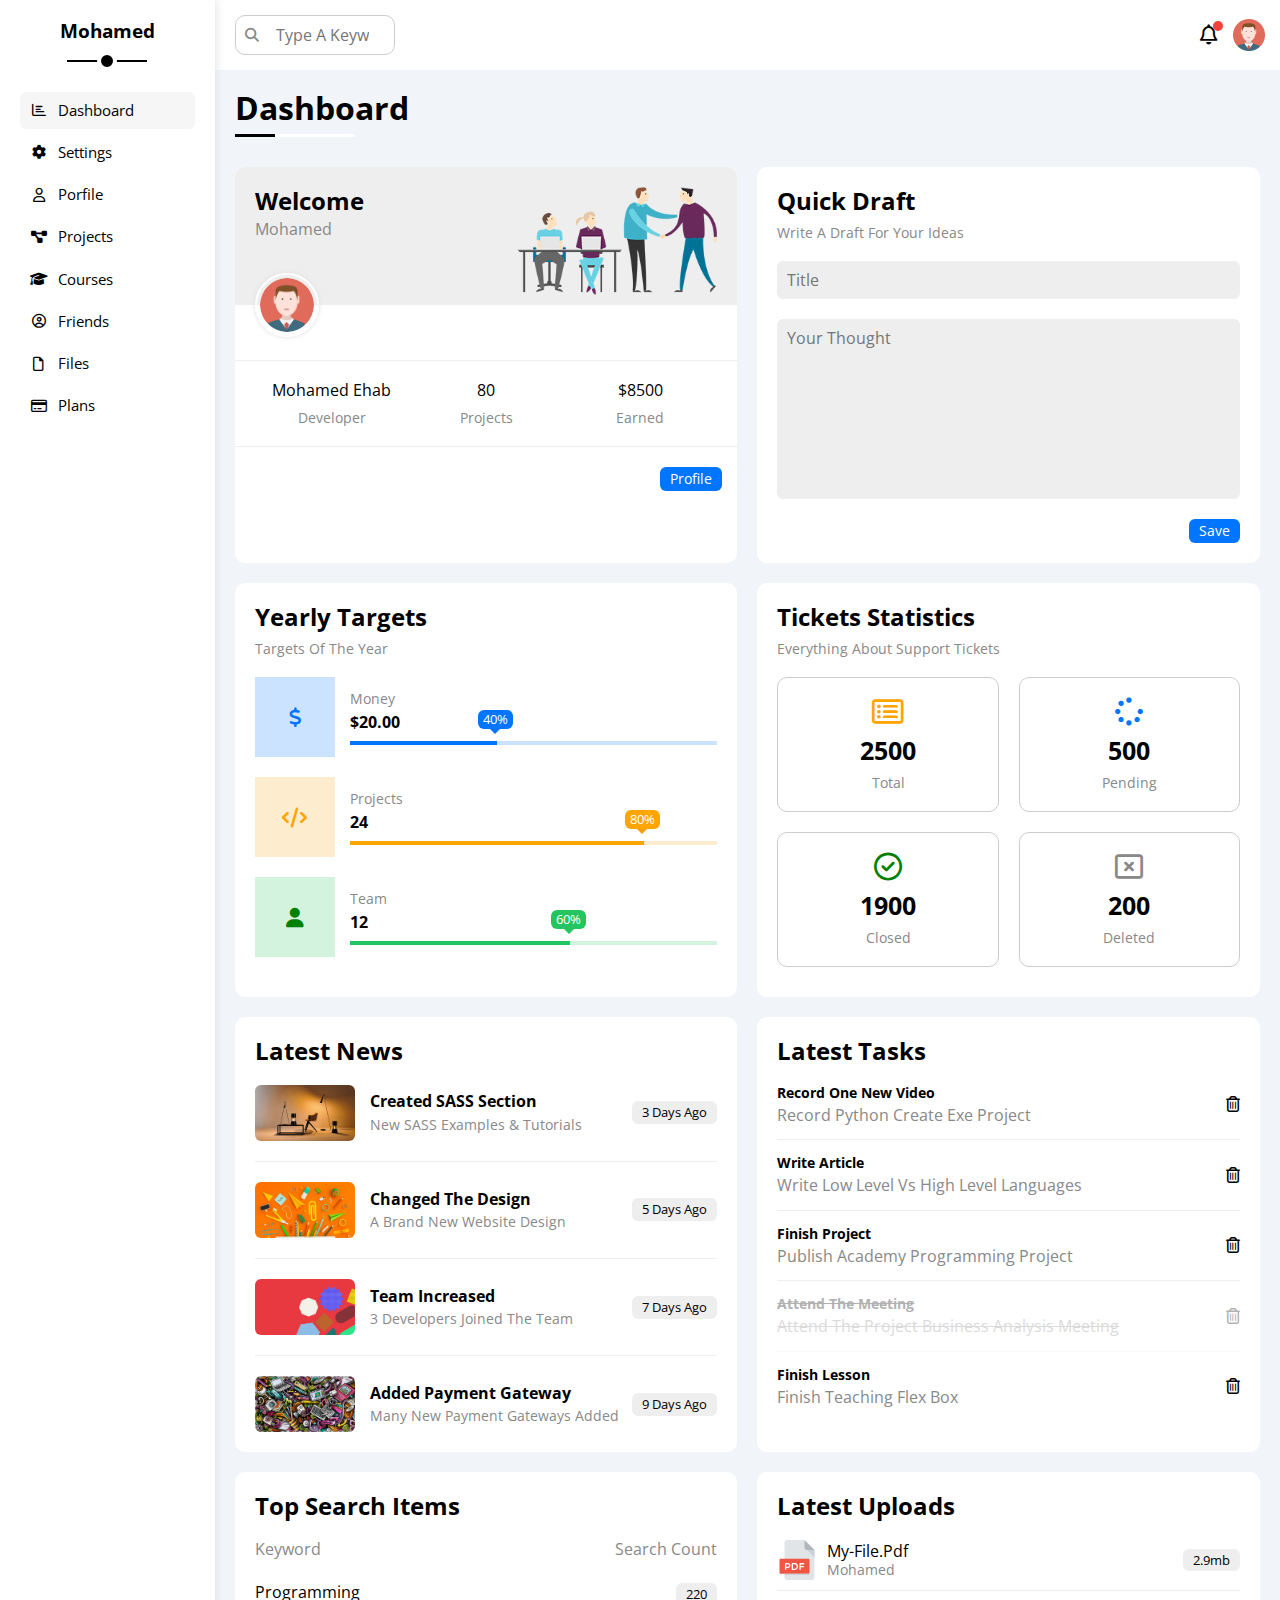
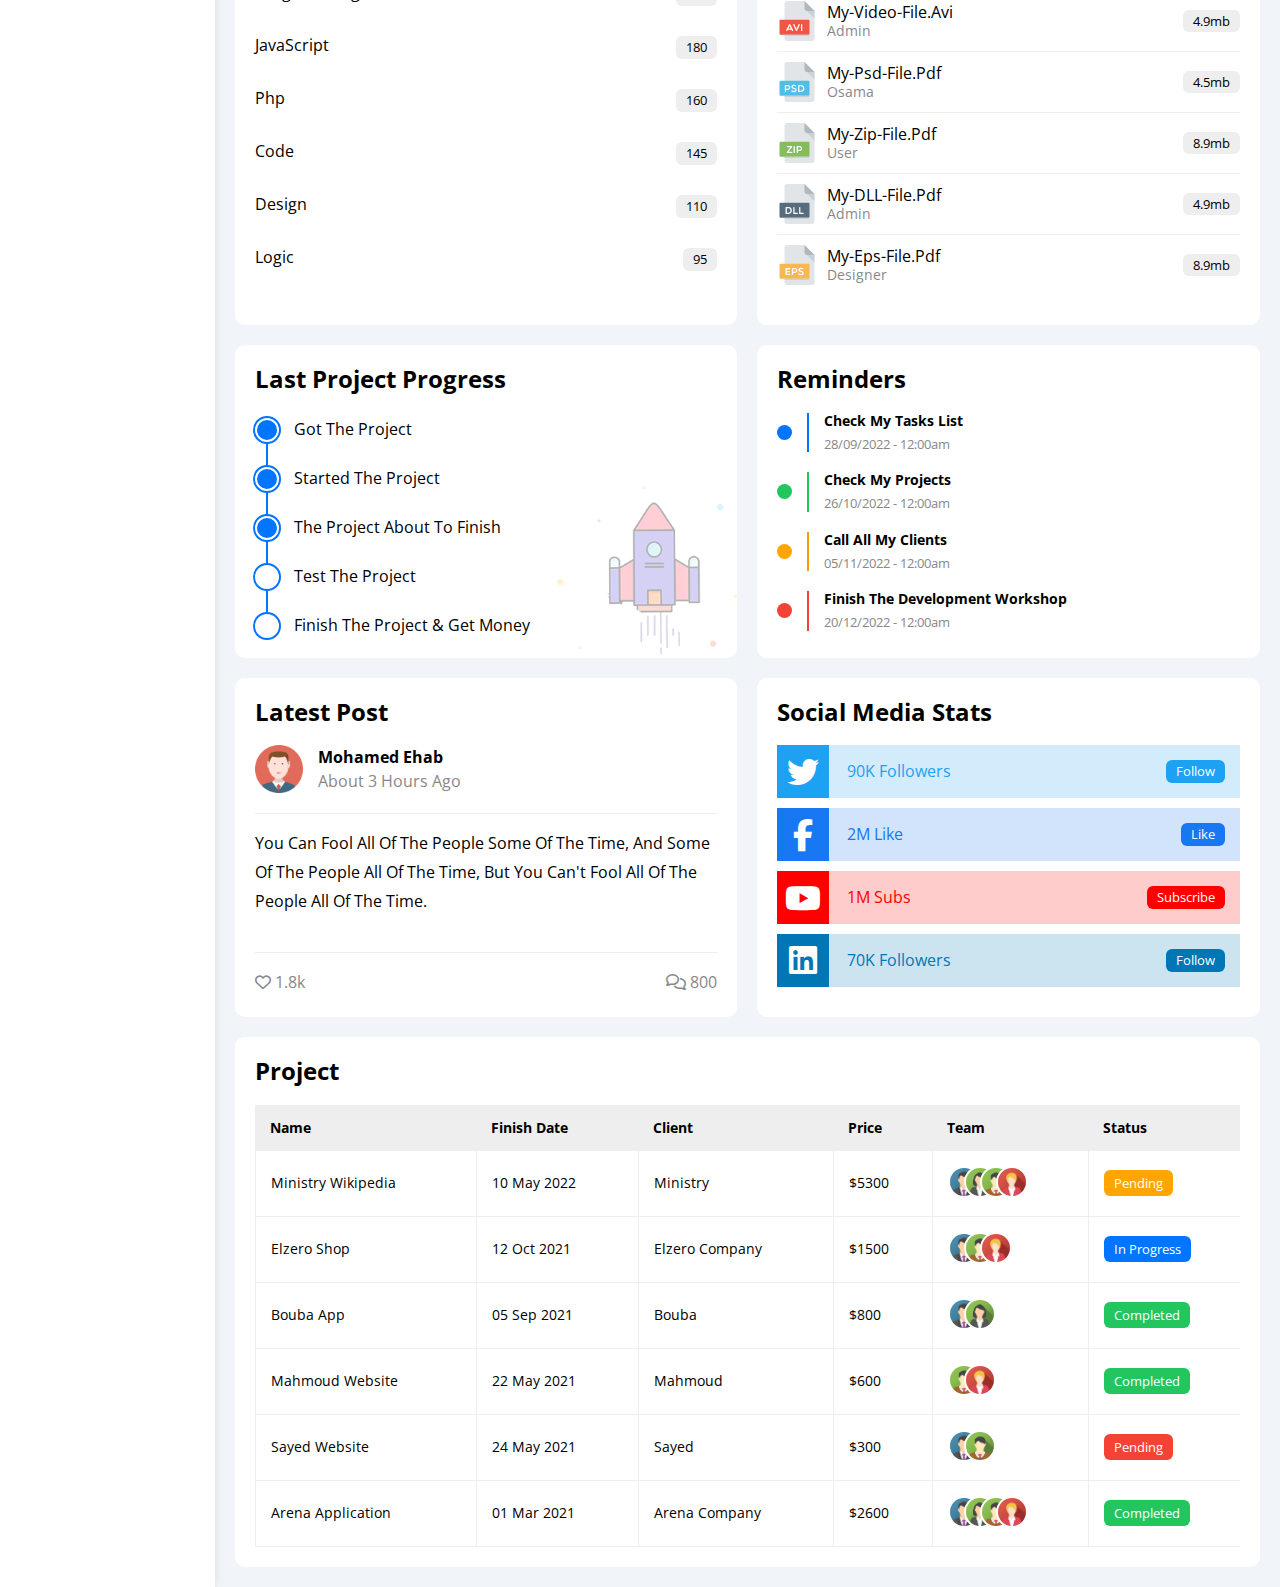
<file: index.html>
<!DOCTYPE html>
<html lang="en">
<head>
    <meta charset="UTF-8">
    <meta name="viewport" content="width=device-width, initial-scale=1.0">
    <link rel="stylesheet" href="css/all.min.css">
    <link rel="stylesheet" href="css/normalize.css">
    <link rel="stylesheet" href="css/freamwork.css">
    <link rel="stylesheet" href="css/style.css">       
    <link rel="preconnect" href="https://fonts.googleapis.com">
<link rel="preconnect" href="https://fonts.gstatic.com" crossorigin>
<link href="https://fonts.googleapis.com/css2?family=Open+Sans:ital,wght@0,300..800;1,300..800&display=swap" rel="stylesheet">
    <title>Dashboard</title>
</head>
<body>
    <div class="page d-flex">
        <div class="sidebar bg-white p-20 p-relative">
            <h3 class="p-relative text-c mt-0">Mohamed</h3>
            <ul>
                <li>
                    <a class="active d-flex align-center fs-14 c-black red-6 p-10" href="index.html">
                        <i class="fa-regular fa-chart-bar fa-fw"></i>
                        <span>Dashboard</span>
                    </a>
                </li>
                <li>
                    <a class=" d-flex align-center fs-14 c-black red-6 p-10" href="settings.html">
                        <i class="fa-solid fa-gear fa-fw"></i>
                        <span>settings</span>
                    </a>
                </li>
                <li>
                    <a class=" d-flex align-center fs-14 c-black red-6 p-10" href="porfile.html">
                        <i class="fa-regular fa-user fa-fw"></i>
                        <span>porfile</span>
                    </a>
                </li>    
                <li>
                    <a class=" d-flex align-center fs-14 c-black red-6 p-10" href="projects.html">
                        <i class="fa-solid fa-diagram-project fa-fw"></i>
                        <span>projects</span>
                    </a>
                </li>
                <li>
                    <a class=" d-flex align-center fs-14 c-black red-6 p-10" href="courses.html">
                        <i class="fa-solid fa-graduation-cap fa-fw"></i>
                        <span>courses</span>
                    </a>
                </li>
                <li>
                    <a class=" d-flex align-center fs-14 c-black red-6 p-10" href="friends.html">
                        <i class="fa-regular fa-circle-user fa-fw"></i>
                        <span>friends</span>
                    </a>
                </li>
                <li>
                    <a class=" d-flex align-center fs-14 c-black red-6 p-10" href="files.html">
                        <i class="fa-regular fa-file fa-fw"></i>
                        <span>files</span>
                    </a>
                </li>
                <li>
                    <a class="d-flex align-center fs-14 c-black red-6 p-10" href="plans.html">
                        <i class="fa-regular fa-credit-card fa-fw"></i>
                        <span>plans</span>
                    </a>
                </li>                
            </ul>
        </div>
        <div class="content w-full">
            <!-- start head -->
            <div class="head bg-white p-15 d-flex align-center space-between">
                <div class="search p-relative">
                    <input class="p-10" type="search" placeholder="Type A Keyword">
                </div>
                <div class="icons d-flex align-center">
                    <span class="notification p-relative">
                        <i class="fa-regular fa-bell fa-lg"></i>
                    </span>
                    <img src="avatar.png" alt="">
                </div>
            </div>
            <!-- end head -->
            <h1 class="p-relative">Dashboard</h1>
            <div class="wrapper d-grid gap-20">
                <div class="welcome bg-white red-10 txt-c-mobile block-mobile">                    
                    <div class="intro p-20 d-flex space-between bg-eee">
                        <div>
                            <h2 class="m-0">welcome</h2>
                            <p class="c-grey mt-5">Mohamed</p>
                        </div>
                        <img src="welcome.png" alt="">
                    </div>
                    <img src="avatar.png" alt="" class="avatar">
                    <div class="body text-c d-flex p-20 mt-20 mb-20 block-mobile">
                        <div>Mohamed Ehab <span class="d-block c-grey fs-14 mt-10">Developer</span></div> 
                        <div>80<span class="d-block c-grey fs-14 mt-10">Projects</span></div> 
                        <div>$8500<span class="d-block c-grey fs-14 mt-10">Earned</span></div>                        
                    </div>
                    <a href="profile.html" class="visit d-block fs-14 red-6 bg-blue c-white w-fit btn-shape">profile</a>
                </div>
                <!-- end -->
                <!-- start Quick Draft -->
                <div class="quick-draft p-20 bg-white red-10">
                    <h2 class="mt-0 mb-10">Quick Draft</h2>
                    <p class="mt-0 mb-20 c-grey fs-14">Write A Draft For Your Ideas</p>
                    <form action="">
                        <input class="d-block mb-20 w-full p-10 b-none bg-eee red-6" type="text" placeholder="title">
                        <textarea class="d-block mb-20 w-full p-10 b-none bg-eee red-6" placeholder="your thought"></textarea>
                        <input class="save d-block fs-14 bg-blue c-white w-fit b-none btn-shape" type="submit" value="save">
                    </form>
                </div>
                <!-- end Quick Draft -->
                <!--start target  -->
                <div class="targets p-20 bg-white red-10">
                    <h2 class="mt-0 mb-10">Yearly Targets</h2>
                    <p class="mt-0 mb-20 c-grey fs-14">Targets Of The Year</p>
                    <div class="targets-row mb-20 blue d-flex align-center">
                        <div class="icon center-flex">
                            <i class="fa-solid fa-dollar-sign fa-lg c-blue"></i>
                        </div>
                        <div class="details">
                            <span class="fs-14 c-grey">money</span>
                            <span class="d-block mt-5 mb-10 fw-bold">$20.00</span>
                            <div class="progress p-relative ">
                                <span class="bg-blue blue" style="width: 40%;">
                                    <span class="bg-blue">40%</span>
                                </span>
                            </div>
                        </div>
                    </div>
                    <div class="targets-row mb-20 orang d-flex align-center">
                        <div class="icon center-flex">
                            <i class="fa-solid fa-code fa-lg c-orang"></i>
                        </div>
                        <div class="details">
                            <span class="fs-14 c-grey">Projects</span>
                            <span class="d-block mt-5 mb-10 fw-bold">24</span>
                            <div class="progress p-relative ">
                                <span class="bg-orang orang" style="width: 80%;">
                                    <span class="bg-orang">80%</span>
                                </span>
                            </div>
                        </div>
                    </div>
                    <div class="targets-row mb-20 green d-flex align-center">
                        <div class="icon center-flex">
                            <i class="fa-solid fa-user fa-lg c-green"></i>
                        </div>
                        <div class="details">
                            <span class="fs-14 c-grey">Team</span>
                            <span class="d-block mt-5 mb-10 fw-bold">12</span>
                            <div class="progress p-relative ">
                                <span class="bg-green green" style="width: 60%;">
                                    <span class="bg-green">60%</span>
                                </span>
                            </div>
                        </div>
                    </div>
                </div>
                <!-- end target -->
                <!-- start ticets  -->
                <div class="tickets p-20 bg-white red-10">
                    <h2 class="mt-0 mb-10">Tickets Statistics</h2>
                    <p class="mt-0 mb-20 fs-14 c-grey">Everything About Support Tickets</p>
                    <div class="d-flex text-c gap-20 f-wrap">
                        <div class="box p-20 red-10 fs-14 c-grey">
                            <i class="fa-regular fa-rectangle-list fa-2x mb-10 c-orang"></i>
                            <span class="d-block c-black fw-bold mb-10 fs-25">2500</span>
                            total
                        </div>
                        <div class="box p-20 red-10 fs-14 c-grey">
                            <i class="fa-solid fa-spinner fa-2x mb-10 c-blue"></i>
                            <span class="d-block c-black fw-bold mb-10 fs-25">500</span>
                            pending
                        </div>
                        <div class="box p-20 red-10 fs-14 c-grey">
                            <i class="fa-regular fa-circle-check fa-2x mb-10 c-green"></i>
                            <span class="d-block c-black fw-bold mb-10 fs-25">1900</span>
                            closed
                        </div>
                        <div class="box p-20 red-10 fs-14 c-grey">
                            <i class="fa-regular fa-rectangle-xmark fa-2x mb-10 c-grey"></i>
                            <span class="d-block c-black fw-bold mb-10 fs-25">200</span>
                            deleted
                        </div>
                    </div>
                </div>
                <!-- end ticets -->
                <!-- start latst news-->
                <div class="latest-news p-20 bg-white red-10 text-c-mobile">
                    <h2 class="mt-0 mb-20">Latest News</h2>
                    <div class="news-row d-flex align-center">
                        <img src="news-01.png" alt="">
                        <div class="info">
                            <h3>Created SASS Section</h3>
                            <p class="c-grey m-0 fs-14">New SASS Examples & Tutorials</p>
                        </div>
                        <span class="btn-shape bg-eee fs-13 label">3 days ago</span>
                    </div>
                    <div class="news-row d-flex align-center">
                        <img src="news-02.png" alt="">
                        <div class="info">
                            <h3>Changed The Design</h3>
                            <p class="c-grey m-0 fs-14">A Brand New Website Design</p>
                        </div>
                        <span class="btn-shape bg-eee fs-13 label">5 days ago</span>
                    </div>
                    <div class="news-row d-flex align-center">
                        <img src="news-03.png" alt="">
                        <div class="info">
                            <h3>Team Increased</h3>
                            <p class="c-grey m-0 fs-14">3 Developers Joined The Team</p>
                        </div>
                        <span class="btn-shape bg-eee fs-13 label">7 days ago</span>
                    </div>
                    <div class="news-row d-flex align-center">
                        <img src="news-04.png" alt="">
                        <div class="info">
                            <h3>Added Payment Gateway</h3>
                            <p class="c-grey m-0 fs-14">Many New Payment Gateways Added</p>
                        </div>
                        <span class="btn-shape bg-eee fs-13 label">9 days ago</span>
                    </div>
                </div>
                <!-- end latst news-->
                <!--start  tasks-->
                <div class="tasks p-20 bg-white red-10">
                    <h2 class="mt-0 mb-20">Latest Tasks</h2>
                    <div class="tasks-row between-flex">
                        <div class="info">
                            <h3 class="mt-0 mb-5 fs-14">Record One New Video</h3>
                            <p class="c-grey m-0">Record Python Create Exe Project</p>
                        </div>
                        <i class="fa-regular fa-trash-can delete"></i>
                    </div>                    
                    <div class="tasks-row between-flex">
                        <div class="info">
                            <h3 class="mt-0 mb-5 fs-14">Write Article</h3>
                            <p class="c-grey m-0">Write Low Level vs High Level Languages</p>
                        </div>
                        <i class="fa-regular fa-trash-can delete"></i>
                    </div>
                    <div class="tasks-row between-flex">
                        <div class="info">
                            <h3 class="mt-0 mb-5 fs-14">Finish Project</h3>
                            <p class="c-grey m-0">Publish Academy Programming Project</p>
                        </div>
                        <i class="fa-regular fa-trash-can delete"></i>
                    </div>                    
                    <div class="tasks-row between-flex done">
                        <div class="info">
                            <h3 class="mt-0 mb-5 fs-14">Attend The Meeting</h3>
                            <p class="c-grey m-0">Attend The Project Business Analysis Meeting</p>
                        </div>
                        <i class="fa-regular fa-trash-can delete"></i>
                    </div>                    
                    <div class="tasks-row between-flex">
                        <div class="info">
                            <h3 class="mt-0 mb-5 fs-14">Finish Lesson</h3>
                            <p class="c-grey m-0">Finish Teaching Flex Box</p>
                        </div>
                        <i class="fa-regular fa-trash-can delete"></i>
                    </div>                                        
                </div>
                <!--end  tasks-->
                <!--start top search -->
                <div class="search-items p-20 bg-white red-10">
                    <h2 class="mt-0 mb-20">Top Search Items</h2>
                    <div class="items-head d-flex space-between c-grey mb-10">
                        <div>Keyword</div>
                        <div>search count</div>                        
                    </div>
                    <div class="items d-flex space-between pt-15 pb-15">
                        <span>programming</span>
                        <span class="bg-eee fs-13 btn-shape">220</span>
                    </div>
                    <div class="items d-flex space-between pt-15 pb-15">
                        <span>JavaScript</span>
                        <span class="bg-eee fs-13 btn-shape">180</span>
                    </div>
                    <div class="items d-flex space-between pt-15 pb-15">
                        <span>php</span>
                        <span class="bg-eee fs-13 btn-shape">160</span>
                    </div>
                    <div class="items d-flex space-between pt-15 pb-15">
                        <span>code</span>
                        <span class="bg-eee fs-13 btn-shape">145</span>
                    </div>
                    <div class="items d-flex space-between pt-15 pb-15">
                        <span>Design</span>
                        <span class="bg-eee fs-13 btn-shape">110</span>
                    </div>
                    <div class="items d-flex space-between pt-15 pb-15">
                        <span>logic</span>
                        <span class="bg-eee fs-13 btn-shape">95</span>
                    </div>
                </div>
                <!--end top search -->
                <!--start latest  uplode-->
                <div class="latest-uploads p-20 bg-white red-10">
                    <h2 class="mb-20 mt-0 ">latest uploads</h2>
                    <ul class="m-0">
                        <li class="between-flex pb-10 mb-10">
                            <div class="d-flex align-center">
                                <img class="mr-10" src="pdf.svg" alt="">
                                <div>
                                    <span class="d-block">my-file.pdf</span>
                                    <span class="fs-14 c-grey">Mohamed</span>
                                </div>
                            </div>
                            <div class="bg-eee btn-shape fs-13">
                                2.9mb
                            </div>
                        </li>
                        <li class="between-flex pb-10 mb-10">
                            <div class="d-flex align-center">
                                <img class="mr-10" src="avi.svg" alt="">
                                <div>
                                    <span class="d-block">My-Video-File.avi</span>
                                    <span class="fs-14 c-grey">admin</span>
                                </div>
                            </div>
                            <div class="bg-eee btn-shape fs-13">
                                4.9mb
                            </div>
                        </li>
                        <li class="between-flex pb-10 mb-10">
                            <div class="d-flex align-center">
                                <img class="mr-10" src="psd.svg" alt="">
                                <div>
                                    <span class="d-block">My-Psd-File.pdf</span>
                                    <span class="fs-14 c-grey">Osama</span>
                                </div>
                            </div>
                            <div class="bg-eee btn-shape fs-13">
                                4.5mb
                            </div>
                        </li>
                        <li class="between-flex pb-10 mb-10">
                            <div class="d-flex align-center">
                                <img class="mr-10" src="zip.svg" alt="">
                                <div>
                                    <span class="d-block">My-Zip-File.pdf</span>
                                    <span class="fs-14 c-grey">User</span>
                                </div>
                            </div>
                            <div class="bg-eee btn-shape fs-13">
                                8.9mb
                            </div>
                        </li>
                        <li class="between-flex pb-10 mb-10">
                            <div class="d-flex align-center">
                                <img class="mr-10" src="dll.svg" alt="">
                                <div>
                                    <span class="d-block">My-DLL-File.pdf</span>
                                    <span class="fs-14 c-grey">admin</span>
                                </div>
                            </div>
                            <div class="bg-eee btn-shape fs-13">
                                4.9mb
                            </div>
                        </li>
                        <li class="between-flex pb-10 mb-10">
                            <div class="d-flex align-center">
                                <img class="mr-10" src="eps.svg" alt="">
                                <div>
                                    <span class="d-block">My-Eps-File.pdf</span>
                                    <span class="fs-14 c-grey">Designer</span>
                                </div>
                            </div>
                            <div class="bg-eee btn-shape fs-13">
                                8.9mb
                            </div>
                        </li>
                    </ul>
                </div>
                <!-- end latest uplode -->
                <!--start last progress-->
                <div class="last-project p-20 bg-white red-10 p-relative">
                    <h2 class="mb-20 mt-0">Last Project Progress</h2>
                    <ul class="m-0 p-relative">
                        <li class="d-flex align-center mt-25 done">got the project</li>
                        <li class="d-flex align-center mt-25 done">Started The Project</li>
                        <li class="d-flex align-center mt-25 done">The Project About To Finish</li>
                        <li class="d-flex align-center mt-25 current">Test The Project</li>
                        <li class="d-flex align-center mt-25">Finish The Project & Get Money</li>
                    </ul>
                    <img class="launch-icon hide-mobile" src="project.png" alt="">
                </div>
                <!-- end last progress -->
                <!-- start reminders -->
                <div class="reminders p-20 bg-white red-10">
                    <h2 class="mt-0 mb-20">reminders</h2>
                    <ul class="m-0">
                        <li class="d-flex align-center mt-20">
                            <span class="bg-blue key mr-15 d-block red-half"></span>
                            <div class="blue pl-15">
                                <p class="fs-14 fw-bold mt-0 mb-5">Check My Tasks List</p>
                                <span class=" c-grey fs-13 ">28/09/2022 - 12:00am</span>
                            </div>
                        </li>
                        <li class="d-flex align-center mt-20">
                            <span class="bg-green key mr-15 d-block red-half"></span>
                            <div class="green pl-15">
                                <p class="fs-14 fw-bold mt-0 mb-5">Check My Projects</p>
                                <span class=" c-grey fs-13 ">26/10/2022 - 12:00am</span>
                            </div>
                        </li>
                        <li class="d-flex align-center mt-20">
                            <span class="bg-orang key mr-15 d-block red-half"></span>
                            <div class="orang pl-15">
                                <p class="fs-14 fw-bold mt-0 mb-5">Call All My Clients</p>
                                <span class="c-grey fs-13 ">05/11/2022 - 12:00am</span>
                            </div>
                        </li>
                        <li class="d-flex align-center mt-20">
                            <span class="bg-red key mr-15 d-block red-half"></span>
                            <div class="red pl-15">
                                <p class="fs-14 fw-bold mt-0 mb-5">Finish The Development Workshop</p>
                                <span class=" c-grey fs-13 ">20/12/2022 - 12:00am</span>
                            </div>
                        </li>
                    </ul>
                </div>
                <!-- end reminders -->
                <!--start last post-->
                <div class="latest-post p-20 bg-white red-10">
                    <h2 class="mt-0 mb-20">latest post</h2>
                    <div class="top d-flex align-center">
                        <img class="avatar mr-15" src="avatar.png" alt="">
                        <div class="info">
                            <span class="d-block mb-5 fw-bold">Mohamed Ehab</span>
                            <span class="c-grey">About 3 Hours Ago</span>
                        </div>
                    </div>
                    <div class="post-content text-c-mobile pt-15 pb-15 mt-20 mb-20">
                        You can fool all of the people some of the time, and some of the people all of the time, but you can't fool all of the people all of the time.
                    </div>
                    <div class="post-stats between-flex c-grey">
                        <div>
                            <i class="fa-regular fa-heart"></i>
                            <span>1.8k</span>
                        </div>
                        <div>
                            <i class="fa-regular fa-comments"></i>
                            <span>800</span>
                        </div>
                    </div>
                </div>
                <!--end last post-->
                <!-- start social-->
                <div class="social p-20 bg-white red-10">
                    <h2 class="mb-20 mt-0">Social Media Stats</h2>
                    <div class="box twitter p-15 p-relative mb-10 between-flex">
                        <i class="fa-brands fa-twitter fa-2x c-white h-full center-flex"></i>
                        <span>90K Followers</span>
                        <a class="fs-13 c-white btn-shape" href="#">follow</a>
                    </div>
                    <div class="box facebook p-15 p-relative mb-10 between-flex">
                        <i class="fa-brands fa-facebook-f fa-2x c-white h-full center-flex"></i>
                        <span>2M Like</span>
                        <a class="fs-13 c-white btn-shape" href="#">like</a>
                    </div>
                    <div class="box youtube p-15 p-relative mb-10 between-flex">
                        <i class="fa-brands fa-youtube fa-2x c-white h-full center-flex"></i>
                        <span>1M Subs</span>
                        <a class="fs-13 c-white btn-shape" href="#">Subscribe</a>
                    </div>
                    <div class="box linkdin p-15 p-relative mb-10 between-flex">
                        <i class="fa-brands fa-linkedin fa-2x c-white h-full center-flex"></i>
                        <span>70K Followers</span>
                        <a class="fs-13 c-white btn-shape" href="#">follow</a>
                    </div>
                </div>
                <!-- end social-->
                
            </div>
            <!-- start project table-->
            <div class="projects p-20 bg-white red-10 m-20">
                <h2 class="mb-20 mt-0">project</h2>
                <div class="responsive-table">
                    <table class="fs-14 w-full">
                        <thead>
                            <tr>
                                <td>name</td>
                                <td>Finish Date</td>
                                <td>Client</td>
                                <td>Price</td>
                                <td>Team</td>
                                <td>Status</td>
                            </tr>                            
                        </thead>
                        <tbody>
                            <tr>
                                <td>Ministry Wikipedia</td>
                                <td>10 May 2022</td>
                                <td>Ministry</td>
                                <td>$5300</td>
                                <td>
                                    <img src="team-01.png" alt="">
                                    <img src="team-02.png" alt="">
                                    <img src="team-03.png" alt="">
                                    <img src="team-05.png" alt="">
                                </td>    
                                <td>
                                    <span class="label bg-orang c-white btn-shape">pending</span>
                                </td>
                            </tr>
                            <tr>
                                <td>Elzero Shop</td>
                                <td>12 Oct 2021</td>
                                <td>Elzero Company</td>
                                <td>$1500</td>
                                <td>
                                    <img src="team-01.png" alt="">                                    
                                    <img src="team-03.png" alt="">
                                    <img src="team-05.png" alt="">
                                </td>    
                                <td>
                                    <span class="label bg-blue c-white btn-shape">In Progress</span>
                                </td>
                            </tr>
                            <tr>
                                <td>Bouba App</td>
                                <td>05 Sep 2021</td>
                                <td>Bouba</td>
                                <td>$800</td>
                                <td>
                                    <img src="team-01.png" alt="">
                                    <img src="team-02.png" alt="">                                    
                                </td>    
                                <td>
                                    <span class="label bg-green c-white btn-shape">Completed</span>
                                </td>
                            </tr>
                            <tr>
                                <td>Mahmoud Website</td>
                                <td>22 May 2021</td>
                                <td>Mahmoud</td>
                                <td>$600</td>
                                <td>                                   
                                    <img src="team-03.png" alt="">
                                    <img src="team-05.png" alt="">
                                </td>    
                                <td>
                                    <span class="label bg-green c-white btn-shape">Completed</span>
                                </td>
                            </tr>
                            <tr>
                                <td>Sayed Website</td>
                                <td>24 May 2021</td>
                                <td>Sayed</td>
                                <td>$300</td>
                                <td>
                                    <img src="team-01.png" alt="">                                    
                                    <img src="team-03.png" alt="">                                    
                                </td>    
                                <td>
                                    <span class="label bg-red c-white btn-shape">pending</span>
                                </td>
                            </tr>
                            <tr>
                                <td>Arena Application</td>
                                <td>01 Mar 2021</td>
                                <td>Arena Company</td>
                                <td>$2600</td>
                                <td>
                                    <img src="team-01.png" alt="">
                                    <img src="team-02.png" alt="">
                                    <img src="team-03.png" alt="">
                                    <img src="team-05.png" alt="">
                                </td>    
                                <td>
                                    <span class="label bg-green c-white btn-shape">Completed</span>
                                </td>
                            </tr>
                        </tbody>
                    </table>
                </div>
            </div>
            <!-- end project table-->
        </div>
    </div>
</body>
</html>
</file>
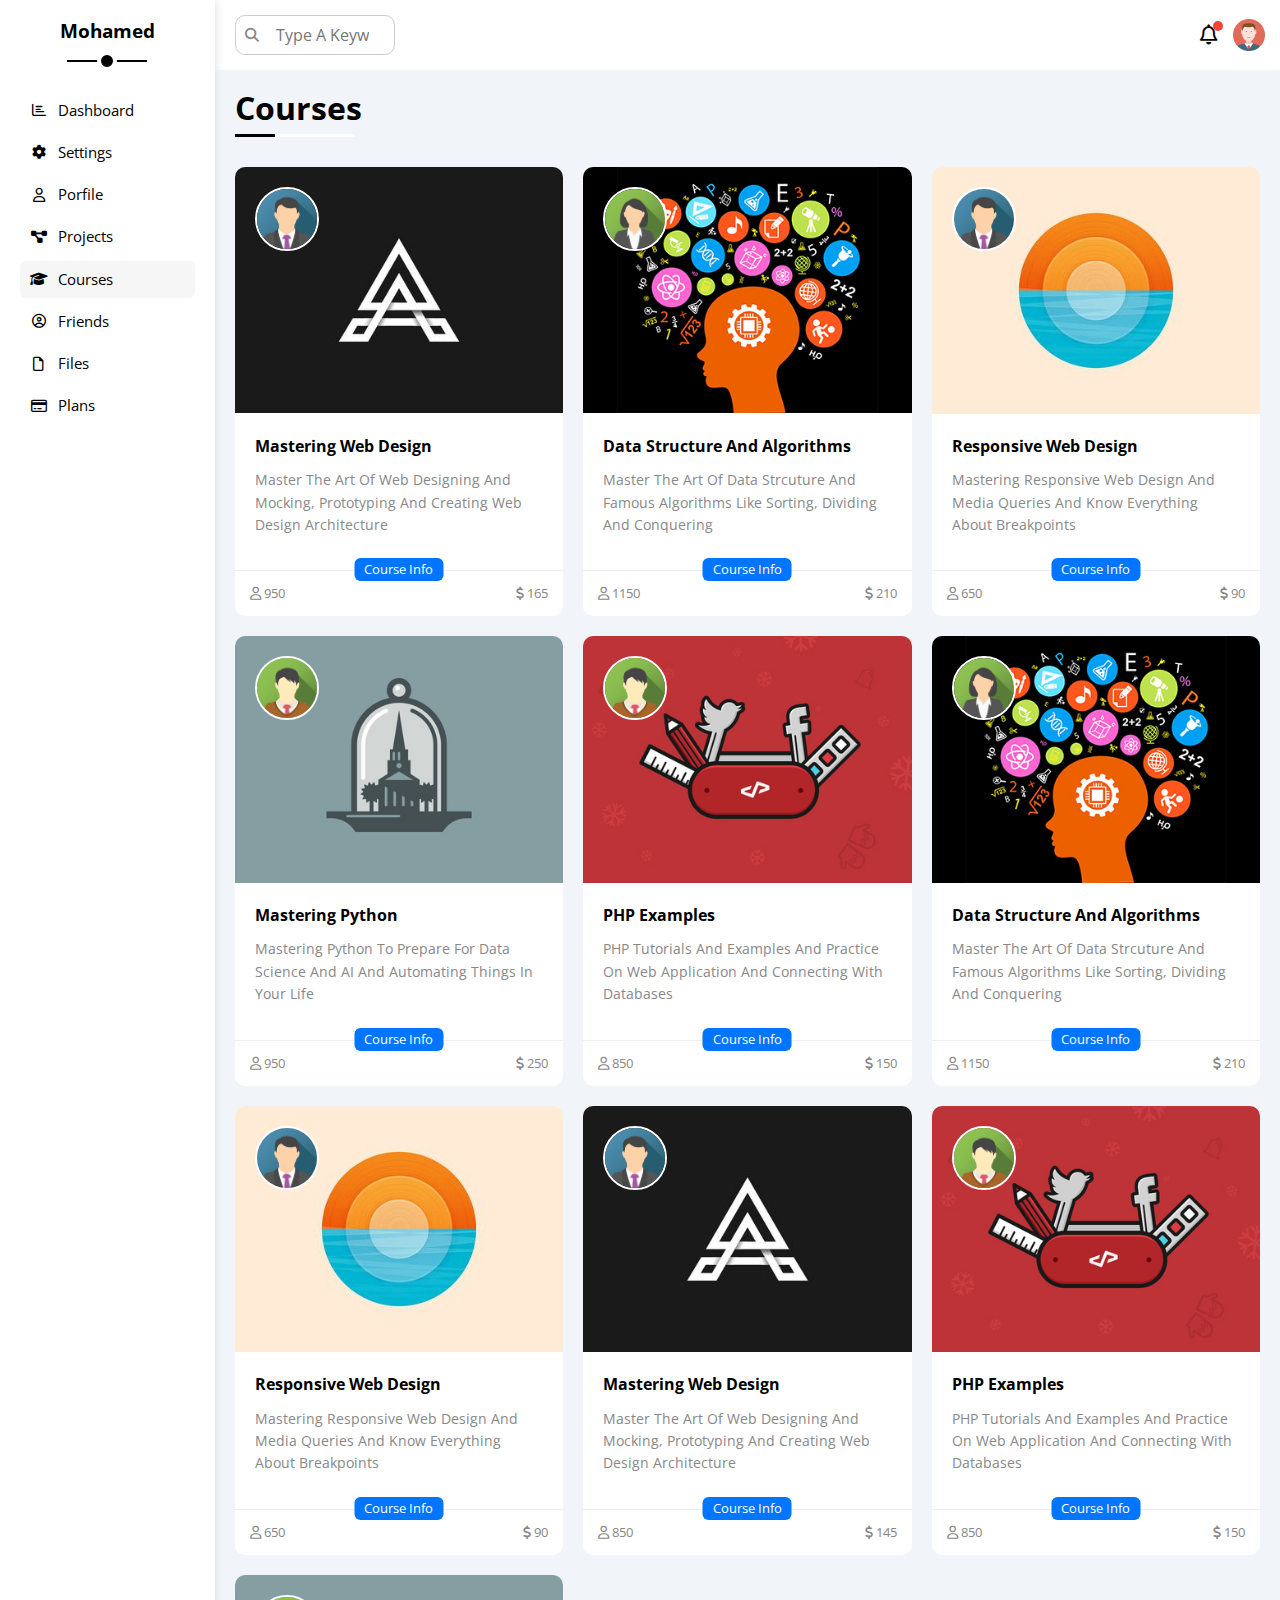
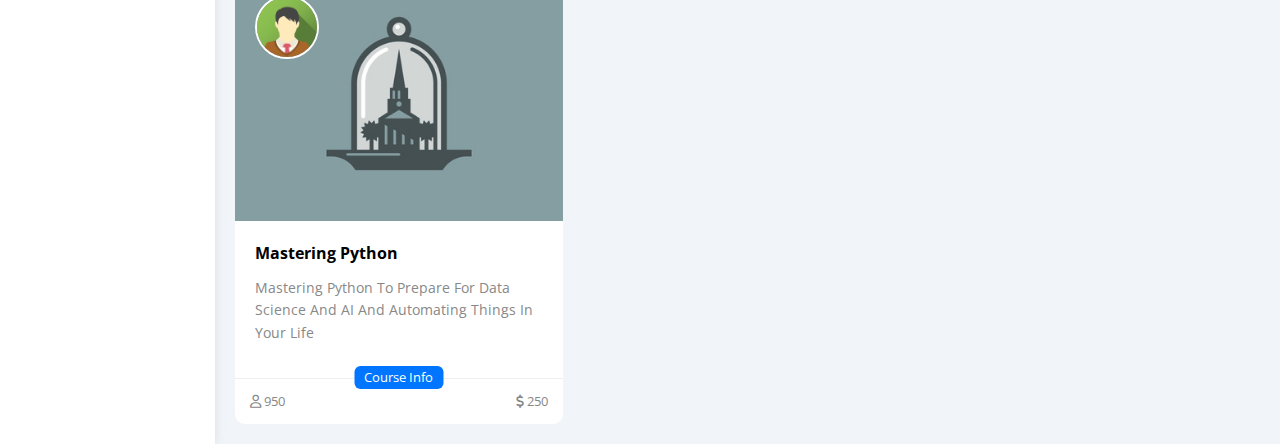
<file: courses.html>
<!DOCTYPE html>
<html lang="en">
<head>
    <meta charset="UTF-8">
    <meta name="viewport" content="width=device-width, initial-scale=1.0">
    <link rel="stylesheet" href="css/all.min.css">
    <link rel="stylesheet" href="css/normalize.css">
    <link rel="stylesheet" href="css/freamwork.css">
    <link rel="stylesheet" href="css/style.css">       
    <link rel="preconnect" href="https://fonts.googleapis.com">
<link rel="preconnect" href="https://fonts.gstatic.com" crossorigin>
<link href="https://fonts.googleapis.com/css2?family=Open+Sans:ital,wght@0,300..800;1,300..800&display=swap" rel="stylesheet">
    <title>courses</title>
</head>
<body>
    <div class="page d-flex">
        <div class="sidebar bg-white p-20 p-relative">
            <h3 class="p-relative text-c mt-0">Mohamed</h3>
            <ul>
                <li>
                    <a class=" d-flex align-center fs-14 c-black red-6 p-10" href="index.html">
                        <i class="fa-regular fa-chart-bar fa-fw"></i>
                        <span>Dashboard</span>
                    </a>
                </li>
                <li>
                    <a class=" d-flex align-center fs-14 c-black red-6 p-10" href="settings.html">
                        <i class="fa-solid fa-gear fa-fw"></i>
                        <span>settings</span>
                    </a>
                </li>
                <li>
                    <a class=" d-flex align-center fs-14 c-black red-6 p-10" href="porfile.html">
                        <i class="fa-regular fa-user fa-fw"></i>
                        <span>porfile</span>
                    </a>
                </li>                
                <li>
                    <a class=" d-flex align-center fs-14 c-black red-6 p-10" href="projects.html">
                        <i class="fa-solid fa-diagram-project fa-fw"></i>
                        <span>projects</span>
                    </a>
                </li>
                <li>
                    <a class="active d-flex align-center fs-14 c-black red-6 p-10" href="courses.html">
                        <i class="fa-solid fa-graduation-cap fa-fw"></i>
                        <span>courses</span>
                    </a>
                </li>
                <li>
                    <a class=" d-flex align-center fs-14 c-black red-6 p-10" href="friends.html">
                        <i class="fa-regular fa-circle-user fa-fw"></i>
                        <span>friends</span>
                    </a>
                </li>
                <li>
                    <a class=" d-flex align-center fs-14 c-black red-6 p-10" href="files.html">
                        <i class="fa-regular fa-file fa-fw"></i>
                        <span>files</span>
                    </a>
                </li>
                <li>
                    <a class="d-flex align-center fs-14 c-black red-6 p-10" href="plans.html">
                        <i class="fa-regular fa-credit-card fa-fw"></i>
                        <span>plans</span>
                    </a>
                </li>                
            </ul>
        </div>
        <div class="content w-full">
            <!-- start head -->
            <div class="head bg-white p-15 d-flex align-center space-between">
                <div class="search p-relative">
                    <input class="p-10" type="search" placeholder="Type A Keyword">
                </div>
                <div class="icons d-flex align-center">
                    <span class="notification p-relative">
                        <i class="fa-regular fa-bell fa-lg"></i>
                    </span>
                    <img src="avatar.png" alt="">
                </div>
            </div>
            <!-- end head -->
            <h1 class="p-relative">courses</h1>
            <div class="courses-page d-grid gap-20 m-20">
                <div class="course bg-white red-10 p-relative">
                    <img class="cover" src="course-01.jpg" alt="">
                    <img class="instructor" src="team-01.png" alt="">
                    <div class="p-20">
                        <h4 class="m-0">Mastering Web Design</h4>
                        <p class="discription c-grey mt-15 fs-14">Master The Art Of Web Designing And Mocking, Prototyping And Creating Web Design Architecture</p>
                    </div>
                    <div class="info p-15 p-relative between-flex">
                        <span class="title bg-blue c-white btn-shape">Course Info</span>
                        <span class="c-grey">
                            <i class="fa-regular fa-user"></i>
                            950
                        </span>
                        <span class="c-grey">
                            <i class="fa-solid fa-dollar-sign"></i>
                            165
                        </span>
                    </div>
                </div>
                <div class="course bg-white red-10 p-relative">
                    <img class="cover" src="course-02.jpg" alt="">
                    <img class="instructor" src="team-02.png" alt="">
                    <div class="p-20">
                        <h4 class="m-0">Data Structure And Algorithms</h4>
                        <p class="discription c-grey mt-15 fs-14">Master The Art Of Data Strcuture And Famous Algorithms Like Sorting, Dividing And Conquering</p>
                    </div>
                    <div class="info p-15 p-relative between-flex">
                        <span class="title bg-blue c-white btn-shape">Course Info</span>
                        <span class="c-grey">
                            <i class="fa-regular fa-user"></i>
                            1150
                        </span>
                        <span class="c-grey">
                            <i class="fa-solid fa-dollar-sign"></i>
                            210
                        </span>
                    </div>
                </div>
                <div class="course bg-white red-10 p-relative">
                    <img class="cover" src="course-03.jpg" alt="">
                    <img class="instructor" src="team-01.png" alt="">
                    <div class="p-20">
                        <h4 class="m-0">Responsive Web Design</h4>
                        <p class="discription c-grey mt-15 fs-14">Mastering Responsive Web Design And Media Queries And Know Everything About Breakpoints</p>
                    </div>
                    <div class="info p-15 p-relative between-flex">
                        <span class="title bg-blue c-white btn-shape">Course Info</span>
                        <span class="c-grey">
                            <i class="fa-regular fa-user"></i>
                            650
                        </span>
                        <span class="c-grey">
                            <i class="fa-solid fa-dollar-sign"></i>
                            90
                        </span>
                    </div>
                </div>
                <div class="course bg-white red-10 p-relative">
                    <img class="cover" src="course-04.jpg" alt="">
                    <img class="instructor" src="team-03.png" alt="">
                    <div class="p-20">
                        <h4 class="m-0">Mastering Python</h4>
                        <p class="discription c-grey mt-15 fs-14">Mastering Python To Prepare For Data Science And AI And Automating Things in Your Life</p>
                    </div>
                    <div class="info p-15 p-relative between-flex">
                        <span class="title bg-blue c-white btn-shape">Course Info</span>
                        <span class="c-grey">
                            <i class="fa-regular fa-user"></i>
                            950
                        </span>
                        <span class="c-grey">
                            <i class="fa-solid fa-dollar-sign"></i>
                            250
                        </span>
                    </div>
                </div>
                <div class="course bg-white red-10 p-relative">
                    <img class="cover" src="course-05.jpg" alt="">
                    <img class="instructor" src="team-03.png" alt="">
                    <div class="p-20">
                        <h4 class="m-0">PHP Examples</h4>
                        <p class="discription c-grey mt-15 fs-14">PHP Tutorials And Examples And Practice On Web Application And Connecting With Databases</p>
                    </div>
                    <div class="info p-15 p-relative between-flex">
                        <span class="title bg-blue c-white btn-shape">Course Info</span>
                        <span class="c-grey">
                            <i class="fa-regular fa-user"></i>
                            850
                        </span>
                        <span class="c-grey">
                            <i class="fa-solid fa-dollar-sign"></i>
                            150
                        </span>
                    </div>
                </div>
                <div class="course bg-white red-10 p-relative">
                    <img class="cover" src="course-02 (1).jpg" alt="">
                    <img class="instructor" src="team-02.png" alt="">
                    <div class="p-20">
                        <h4 class="m-0">Data Structure And Algorithms</h4>
                        <p class="discription c-grey mt-15 fs-14">Master The Art Of Data Strcuture And Famous Algorithms Like Sorting, Dividing And Conquering</p>
                    </div>
                    <div class="info p-15 p-relative between-flex">
                        <span class="title bg-blue c-white btn-shape">Course Info</span>
                        <span class="c-grey">
                            <i class="fa-regular fa-user"></i>
                            1150
                        </span>
                        <span class="c-grey">
                            <i class="fa-solid fa-dollar-sign"></i>
                            210
                        </span>
                    </div>
                </div>
                <div class="course bg-white red-10 p-relative">
                    <img class="cover" src="course-03.jpg" alt="">
                    <img class="instructor" src="team-01.png" alt="">
                    <div class="p-20">
                        <h4 class="m-0">Responsive Web Design</h4>
                        <p class="discription c-grey mt-15 fs-14">Mastering Responsive Web Design And Media Queries And Know Everything About Breakpoints</p>
                    </div>
                    <div class="info p-15 p-relative between-flex">
                        <span class="title bg-blue c-white btn-shape">Course Info</span>
                        <span class="c-grey">
                            <i class="fa-regular fa-user"></i>
                            650
                        </span>
                        <span class="c-grey">
                            <i class="fa-solid fa-dollar-sign"></i>
                            90
                        </span>
                    </div>
                </div>
                <div class="course bg-white red-10 p-relative">
                    <img class="cover" src="course-01.jpg" alt="">
                    <img class="instructor" src="team-01.png" alt="">
                    <div class="p-20">
                        <h4 class="m-0">Mastering Web Design</h4>
                        <p class="discription c-grey mt-15 fs-14">Master The Art Of Web Designing And Mocking, Prototyping And Creating Web Design Architecture</p>
                    </div>
                    <div class="info p-15 p-relative between-flex">
                        <span class="title bg-blue c-white btn-shape">Course Info</span>
                        <span class="c-grey">
                            <i class="fa-regular fa-user"></i>
                            850
                        </span>
                        <span class="c-grey">
                            <i class="fa-solid fa-dollar-sign"></i>
                            145
                        </span>
                    </div>
                </div>
                <div class="course bg-white red-10 p-relative">
                    <img class="cover" src="course-05.jpg" alt="">
                    <img class="instructor" src="team-03.png" alt="">
                    <div class="p-20">
                        <h4 class="m-0">PHP Examples</h4>
                        <p class="discription c-grey mt-15 fs-14">PHP Tutorials And Examples And Practice On Web Application And Connecting With Databases</p>
                    </div>
                    <div class="info p-15 p-relative between-flex">
                        <span class="title bg-blue c-white btn-shape">Course Info</span>
                        <span class="c-grey">
                            <i class="fa-regular fa-user"></i>
                            850
                        </span>
                        <span class="c-grey">
                            <i class="fa-solid fa-dollar-sign"></i>
                            150
                        </span>
                    </div>
                </div>
                <div class="course bg-white red-10 p-relative">
                    <img class="cover" src="course-04.jpg" alt="">
                    <img class="instructor" src="team-03.png" alt="">
                    <div class="p-20">
                        <h4 class="m-0">Mastering Python</h4>
                        <p class="discription c-grey mt-15 fs-14">Mastering Python To Prepare For Data Science And AI And Automating Things in Your Life</p>
                    </div>
                    <div class="info p-15 p-relative between-flex">
                        <span class="title bg-blue c-white btn-shape">Course Info</span>
                        <span class="c-grey">
                            <i class="fa-regular fa-user"></i>
                            950
                        </span>
                        <span class="c-grey">
                            <i class="fa-solid fa-dollar-sign"></i>
                            250
                        </span>
                    </div>
                </div>                                
            </div>
        </div>
    </div>
</body>
</html>
</file>
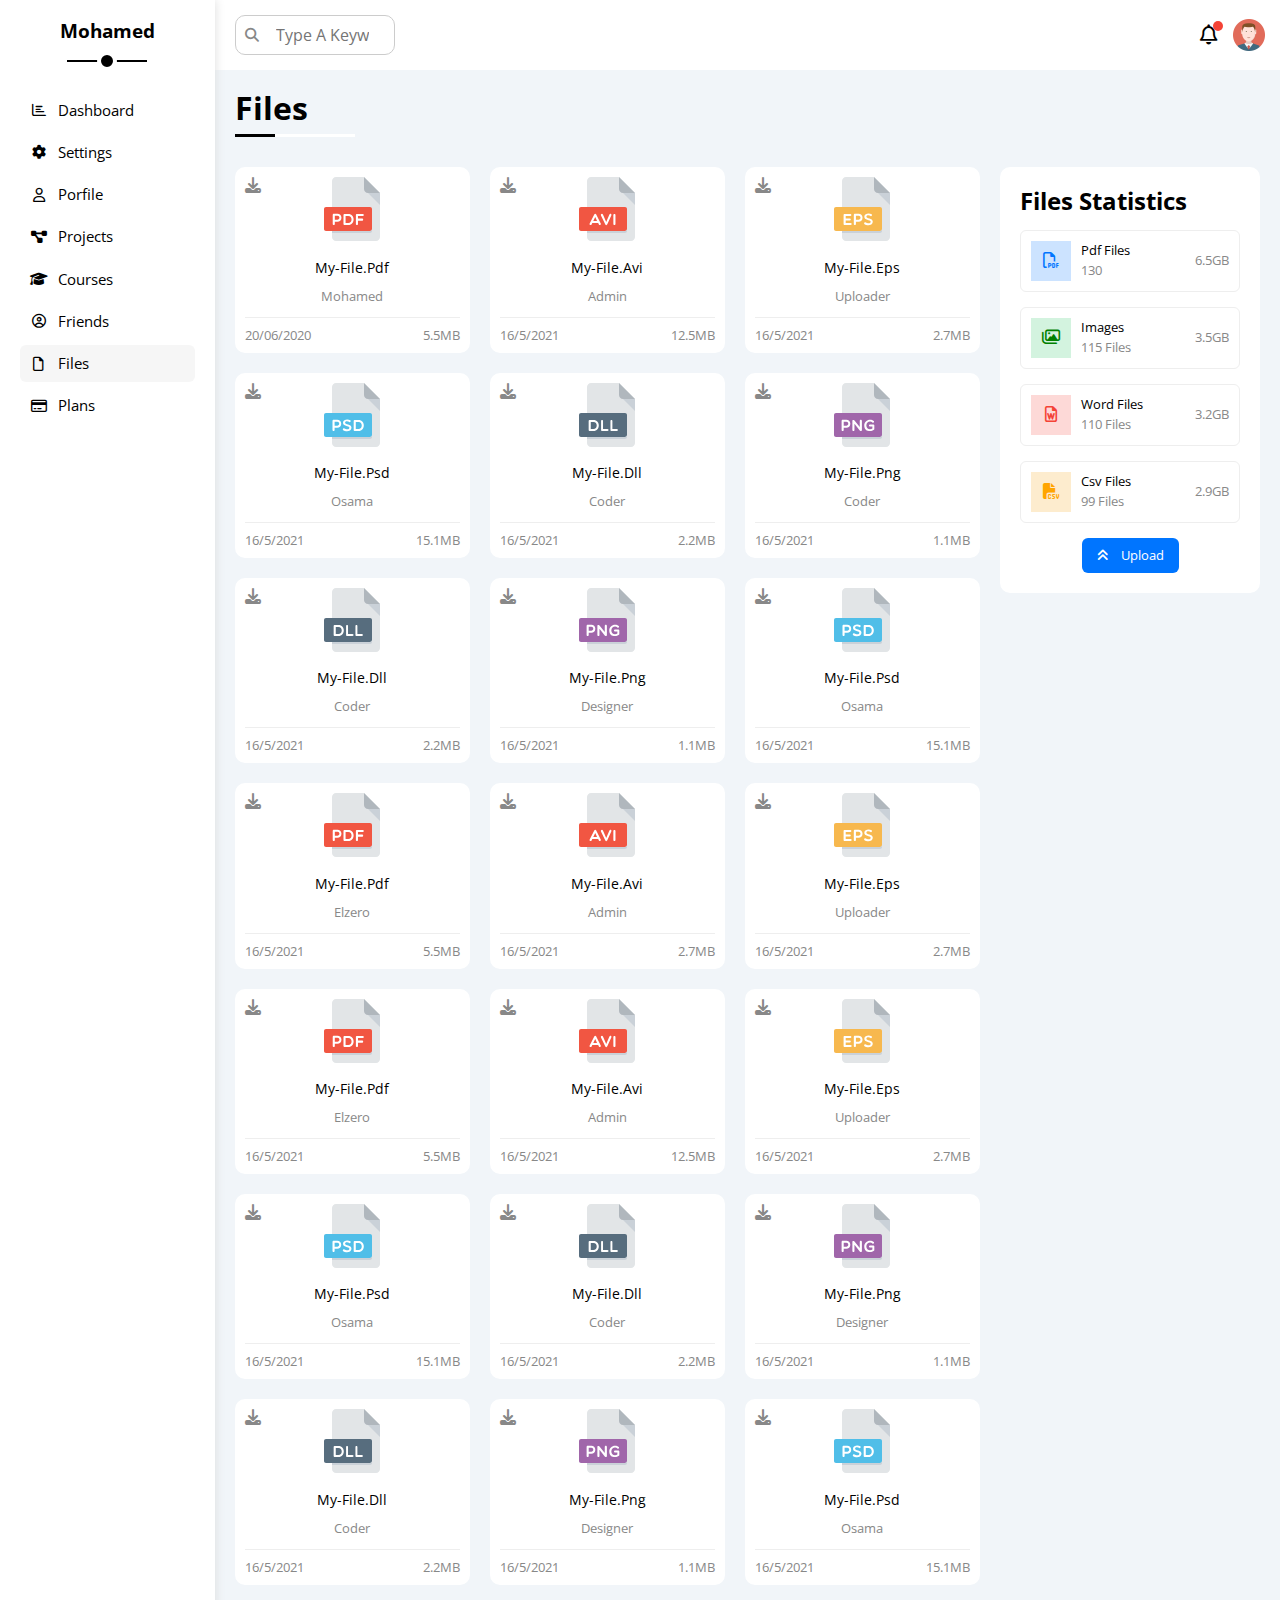
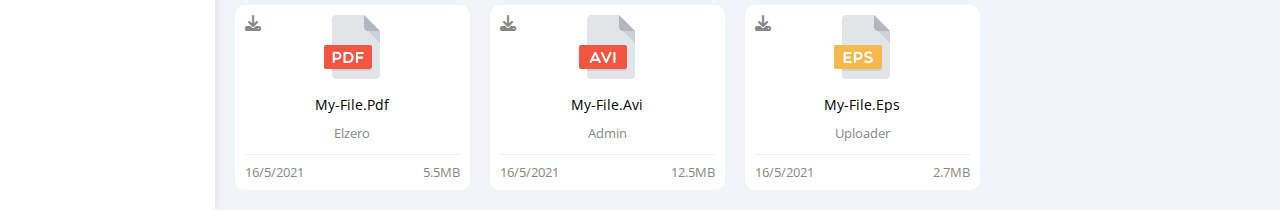
<file: files.html>
<!DOCTYPE html>
<html lang="en">
<head>
    <meta charset="UTF-8">
    <meta name="viewport" content="width=device-width, initial-scale=1.0">
    <link rel="stylesheet" href="css/all.min.css">
    <link rel="stylesheet" href="css/normalize.css">
    <link rel="stylesheet" href="css/freamwork.css">
    <link rel="stylesheet" href="css/style.css">       
    <link rel="preconnect" href="https://fonts.googleapis.com">
<link rel="preconnect" href="https://fonts.gstatic.com" crossorigin>
<link href="https://fonts.googleapis.com/css2?family=Open+Sans:ital,wght@0,300..800;1,300..800&display=swap" rel="stylesheet">
    <title>files</title>
</head>
<body>
    <div class="page d-flex">
        <div class="sidebar bg-white p-20 p-relative">
            <h3 class="p-relative text-c mt-0">Mohamed</h3>
            <ul>
                <li>
                    <a class=" d-flex align-center fs-14 c-black red-6 p-10" href="index.html">
                        <i class="fa-regular fa-chart-bar fa-fw"></i>
                        <span>Dashboard</span>
                    </a>
                </li>
                <li>
                    <a class=" d-flex align-center fs-14 c-black red-6 p-10" href="settings.html">
                        <i class="fa-solid fa-gear fa-fw"></i>
                        <span>settings</span>
                    </a>
                </li>
                <li>
                    <a class=" d-flex align-center fs-14 c-black red-6 p-10" href="porfile.html">
                        <i class="fa-regular fa-user fa-fw"></i>
                        <span>porfile</span>
                    </a>
                </li>                
                <li>
                    <a class=" d-flex align-center fs-14 c-black red-6 p-10" href="projects.html">
                        <i class="fa-solid fa-diagram-project fa-fw"></i>
                        <span>projects</span>
                    </a>
                </li>
                <li>
                    <a class=" d-flex align-center fs-14 c-black red-6 p-10" href="courses.html">
                        <i class="fa-solid fa-graduation-cap fa-fw"></i>
                        <span>courses</span>
                    </a>
                </li>
                <li>
                    <a class=" d-flex align-center fs-14 c-black red-6 p-10" href="friends.html">
                        <i class="fa-regular fa-circle-user fa-fw"></i>
                        <span>friends</span>
                    </a>
                </li>
                <li>
                    <a class="active d-flex align-center fs-14 c-black red-6 p-10" href="files.html">
                        <i class="fa-regular fa-file fa-fw"></i>
                        <span>files</span>
                    </a>
                </li>
                <li>
                    <a class="d-flex align-center fs-14 c-black red-6 p-10" href="plans.html">
                        <i class="fa-regular fa-credit-card fa-fw"></i>
                        <span>plans</span>
                    </a>
                </li>                
            </ul>
        </div>
        <div class="content w-full">
            <!-- start head -->
            <div class="head bg-white p-15 d-flex align-center space-between">
                <div class="search p-relative">
                    <input class="p-10" type="search" placeholder="Type A Keyword">
                </div>
                <div class="icons d-flex align-center">
                    <span class="notification p-relative">
                        <i class="fa-regular fa-bell fa-lg"></i>
                    </span>
                    <img src="avatar.png" alt="">
                </div>
            </div>
            <!-- end head -->
            <h1 class="p-relative">files</h1>
            <div class="files-page d-flex gap-20 m-20">
                <div class="files-stats p-20 bg-white red-10">
                    <h2 class="mt-0 mb-15 text-c-mobile">Files Statistics</h2>
                    <div class="d-flex align-center border-eee p-10 red-6 mb-15 fs-13">
                        <i class="fa-regular fa-file-pdf fa-lg blue center-flex c-blue icon"></i>
                        <div class="info">
                            <span>pdf files</span>
                            <span class="c-grey d-block mt-5">130</span>
                        </div>
                        <div class="size c-grey">6.5GB</div>
                    </div>
                    <div class="d-flex align-center border-eee p-10 red-6 mb-15 fs-13">
                        <i class="fa-regular fa-images fa-lg green center-flex c-green icon"></i>
                        <div class="info">
                            <span>Images</span>
                            <span class="c-grey d-block mt-5">115 Files</span>
                        </div>
                        <div class="size c-grey">3.5GB</div>
                    </div>
                    <div class="d-flex align-center border-eee p-10 red-6 mb-15 fs-13">
                        <i class="fa-regular fa-file-word fa-lg red center-flex c-red icon"></i>
                        <div class="info">
                            <span>Word Files</span>
                            <span class="c-grey d-block mt-5">110 Files</span>
                        </div>
                        <div class="size c-grey">3.2GB</div>
                    </div>
                    <div class="d-flex align-center border-eee p-10 red-6 mb-15 fs-13">
                        <i class="fa-solid fa-file-csv fa-lg orang center-flex c-orang icon"></i>
                        <div class="info">
                            <span>csv files</span>
                            <span class="c-grey d-block mt-5">99 files</span>
                        </div>
                        <div class="size c-grey">2.9GB</div>
                    </div>
                    <a href="#" class="upload red-6 bg-blue c-white d-block w-fit fs-13">
                        <i class="fa-solid fa-angles-up mr-10"></i>
                        upload
                    </a>
                </div>
                <div class="files-content d-grid gap-20">
                    <div class="file bg-white red-10 p-10">
                        <i class="fa-solid fa-download c-grey p-absolute"></i>
                        <div class="icon text-c">
                            <img class="mt-15 mb-15" src="pdf.svg" alt="">
                            <div class="text-c mb-10 fs-14">my-file.pdf</div>  
                            <p class="c-grey fs-13">Mohamed</p>                          
                        </div>
                        <div class="info between-flex mt-10 pt-10 fs-13 c-grey">
                            <span>20/06/2020</span>
                            <span>5.5MB</span>
                        </div>
                    </div>
                    <div class="file bg-white red-10 p-10">
                        <i class="fa-solid fa-download c-grey p-absolute"></i>
                        <div class="icon text-c">
                            <img class="mt-15 mb-15" src="avi.svg" alt="">
                            <div class="text-c mb-10 fs-14">my-file.avi</div>  
                            <p class="c-grey fs-13">admin</p>                          
                        </div>
                        <div class="info between-flex mt-10 pt-10 fs-13 c-grey">
                            <span>16/5/2021</span>
                            <span>12.5MB</span>
                        </div>
                    </div>
                    <div class="file bg-white red-10 p-10">
                        <i class="fa-solid fa-download c-grey p-absolute"></i>
                        <div class="icon text-c">
                            <img class="mt-15 mb-15" src="eps.svg" alt="">
                            <div class="text-c mb-10 fs-14">my-file.eps</div>  
                            <p class="c-grey fs-13">uploader</p>                          
                        </div>
                        <div class="info between-flex mt-10 pt-10 fs-13 c-grey">
                            <span>16/5/2021</span>
                            <span>2.7MB</span>
                        </div>
                    </div>
                    <div class="file bg-white red-10 p-10">
                        <i class="fa-solid fa-download c-grey p-absolute"></i>
                        <div class="icon text-c">
                            <img class="mt-15 mb-15" src="psd.svg" alt="">
                            <div class="text-c mb-10 fs-14">my-file.psd</div>  
                            <p class="c-grey fs-13">osama</p>                          
                        </div>
                        <div class="info between-flex mt-10 pt-10 fs-13 c-grey">
                            <span>16/5/2021</span>
                            <span>15.1MB</span>
                        </div>
                    </div>
                    <div class="file bg-white red-10 p-10">
                        <i class="fa-solid fa-download c-grey p-absolute"></i>
                        <div class="icon text-c">
                            <img class="mt-15 mb-15" src="dll.svg" alt="">
                            <div class="text-c mb-10 fs-14">my-file.dll</div>  
                            <p class="c-grey fs-13">coder</p>                          
                        </div>
                        <div class="info between-flex mt-10 pt-10 fs-13 c-grey">
                            <span>16/5/2021</span>
                            <span>2.2MB</span>
                        </div>
                    </div> 
                    <div class="file bg-white red-10 p-10">
                        <i class="fa-solid fa-download c-grey p-absolute"></i>
                        <div class="icon text-c">
                            <img class="mt-15 mb-15" src="png.svg" alt="">
                            <div class="text-c mb-10 fs-14">my-file.png</div>  
                            <p class="c-grey fs-13">coder</p>                          
                        </div>
                        <div class="info between-flex mt-10 pt-10 fs-13 c-grey">
                            <span>16/5/2021</span>
                            <span>1.1MB</span>
                        </div>
                    </div>
                    <div class="file bg-white red-10 p-10">
                        <i class="fa-solid fa-download c-grey p-absolute"></i>
                        <div class="icon text-c">
                            <img class="mt-15 mb-15" src="dll.svg" alt="">
                            <div class="text-c mb-10 fs-14">my-file.dll</div>  
                            <p class="c-grey fs-13">coder</p>                          
                        </div>
                        <div class="info between-flex mt-10 pt-10 fs-13 c-grey">
                            <span>16/5/2021</span>
                            <span>2.2MB</span>
                        </div>
                    </div> 
                    <div class="file bg-white red-10 p-10">
                        <i class="fa-solid fa-download c-grey p-absolute"></i>
                        <div class="icon text-c">
                            <img class="mt-15 mb-15" src="png.svg" alt="">
                            <div class="text-c mb-10 fs-14">my-file.png</div>  
                            <p class="c-grey fs-13">designer</p>                          
                        </div>
                        <div class="info between-flex mt-10 pt-10 fs-13 c-grey">
                            <span>16/5/2021</span>
                            <span>1.1MB</span>
                        </div>
                    </div>
                    <div class="file bg-white red-10 p-10">
                        <i class="fa-solid fa-download c-grey p-absolute"></i>
                        <div class="icon text-c">
                            <img class="mt-15 mb-15" src="psd.svg" alt="">
                            <div class="text-c mb-10 fs-14">my-file.psd</div>  
                            <p class="c-grey fs-13">osama</p>                          
                        </div>
                        <div class="info between-flex mt-10 pt-10 fs-13 c-grey">
                            <span>16/5/2021</span>
                            <span>15.1MB</span>
                        </div>
                    </div>
                    <div class="file bg-white red-10 p-10">
                        <i class="fa-solid fa-download c-grey p-absolute"></i>
                        <div class="icon text-c">
                            <img class="mt-15 mb-15" src="pdf.svg" alt="">
                            <div class="text-c mb-10 fs-14">my-file.pdf</div>  
                            <p class="c-grey fs-13">elzero</p>                          
                        </div>
                        <div class="info between-flex mt-10 pt-10 fs-13 c-grey">
                            <span>16/5/2021</span>
                            <span>5.5MB</span>
                        </div>
                    </div>
                    <div class="file bg-white red-10 p-10">
                        <i class="fa-solid fa-download c-grey p-absolute"></i>
                        <div class="icon text-c">
                            <img class="mt-15 mb-15" src="avi.svg" alt="">
                            <div class="text-c mb-10 fs-14">my-file.avi</div>  
                            <p class="c-grey fs-13">admin</p>                          
                        </div>
                        <div class="info between-flex mt-10 pt-10 fs-13 c-grey">
                            <span>16/5/2021</span>
                            <span>2.7MB</span>
                        </div>
                    </div>
                    <div class="file bg-white red-10 p-10">
                        <i class="fa-solid fa-download c-grey p-absolute"></i>
                        <div class="icon text-c">
                            <img class="mt-15 mb-15" src="eps.svg" alt="">
                            <div class="text-c mb-10 fs-14">my-file.eps</div>  
                            <p class="c-grey fs-13">uploader</p>                          
                        </div>
                        <div class="info between-flex mt-10 pt-10 fs-13 c-grey">
                            <span>16/5/2021</span>
                            <span>2.7MB</span>
                        </div>
                    </div>
                    <div class="file bg-white red-10 p-10">
                        <i class="fa-solid fa-download c-grey p-absolute"></i>
                        <div class="icon text-c">
                            <img class="mt-15 mb-15" src="pdf.svg" alt="">
                            <div class="text-c mb-10 fs-14">my-file.pdf</div>  
                            <p class="c-grey fs-13">elzero</p>                          
                        </div>
                        <div class="info between-flex mt-10 pt-10 fs-13 c-grey">
                            <span>16/5/2021</span>
                            <span>5.5MB</span>
                        </div>
                    </div>
                    <div class="file bg-white red-10 p-10">
                        <i class="fa-solid fa-download c-grey p-absolute"></i>
                        <div class="icon text-c">
                            <img class="mt-15 mb-15" src="avi.svg" alt="">
                            <div class="text-c mb-10 fs-14">my-file.avi</div>  
                            <p class="c-grey fs-13">admin</p>                          
                        </div>
                        <div class="info between-flex mt-10 pt-10 fs-13 c-grey">
                            <span>16/5/2021</span>
                            <span>12.5MB</span>
                        </div>
                    </div>
                    <div class="file bg-white red-10 p-10">
                        <i class="fa-solid fa-download c-grey p-absolute"></i>
                        <div class="icon text-c">
                            <img class="mt-15 mb-15" src="eps.svg" alt="">
                            <div class="text-c mb-10 fs-14">my-file.eps</div>  
                            <p class="c-grey fs-13">uploader</p>                          
                        </div>
                        <div class="info between-flex mt-10 pt-10 fs-13 c-grey">
                            <span>16/5/2021</span>
                            <span>2.7MB</span>
                        </div>
                    </div>
                    <div class="file bg-white red-10 p-10">
                        <i class="fa-solid fa-download c-grey p-absolute"></i>
                        <div class="icon text-c">
                            <img class="mt-15 mb-15" src="psd.svg" alt="">
                            <div class="text-c mb-10 fs-14">my-file.psd</div>  
                            <p class="c-grey fs-13">osama</p>                          
                        </div>
                        <div class="info between-flex mt-10 pt-10 fs-13 c-grey">
                            <span>16/5/2021</span>
                            <span>15.1MB</span>
                        </div>
                    </div>
                    <div class="file bg-white red-10 p-10">
                        <i class="fa-solid fa-download c-grey p-absolute"></i>
                        <div class="icon text-c">
                            <img class="mt-15 mb-15" src="dll.svg" alt="">
                            <div class="text-c mb-10 fs-14">my-file.dll</div>  
                            <p class="c-grey fs-13">coder</p>                          
                        </div>
                        <div class="info between-flex mt-10 pt-10 fs-13 c-grey">
                            <span>16/5/2021</span>
                            <span>2.2MB</span>
                        </div>
                    </div>
                    <div class="file bg-white red-10 p-10">
                        <i class="fa-solid fa-download c-grey p-absolute"></i>
                        <div class="icon text-c">
                            <img class="mt-15 mb-15" src="png.svg" alt="">
                            <div class="text-c mb-10 fs-14">my-file.png</div>  
                            <p class="c-grey fs-13">designer</p>                          
                        </div>
                        <div class="info between-flex mt-10 pt-10 fs-13 c-grey">
                            <span>16/5/2021</span>
                            <span>1.1MB</span>
                        </div>
                    </div>
                    <div class="file bg-white red-10 p-10">
                        <i class="fa-solid fa-download c-grey p-absolute"></i>
                        <div class="icon text-c">
                            <img class="mt-15 mb-15" src="dll.svg" alt="">
                            <div class="text-c mb-10 fs-14">my-file.dll</div>  
                            <p class="c-grey fs-13">coder</p>                          
                        </div>
                        <div class="info between-flex mt-10 pt-10 fs-13 c-grey">
                            <span>16/5/2021</span>
                            <span>2.2MB</span>
                        </div>
                    </div>
                    <div class="file bg-white red-10 p-10">
                        <i class="fa-solid fa-download c-grey p-absolute"></i>
                        <div class="icon text-c">
                            <img class="mt-15 mb-15" src="png.svg" alt="">
                            <div class="text-c mb-10 fs-14">my-file.png</div>  
                            <p class="c-grey fs-13">designer</p>                          
                        </div>
                        <div class="info between-flex mt-10 pt-10 fs-13 c-grey">
                            <span>16/5/2021</span>
                            <span>1.1MB</span>
                        </div>
                    </div>
                    <div class="file bg-white red-10 p-10">
                        <i class="fa-solid fa-download c-grey p-absolute"></i>
                        <div class="icon text-c">
                            <img class="mt-15 mb-15" src="psd.svg" alt="">
                            <div class="text-c mb-10 fs-14">my-file.psd</div>  
                            <p class="c-grey fs-13">osama</p>                          
                        </div>
                        <div class="info between-flex mt-10 pt-10 fs-13 c-grey">
                            <span>16/5/2021</span>
                            <span>15.1MB</span>
                        </div>
                    </div>
                    <div class="file bg-white red-10 p-10">
                        <i class="fa-solid fa-download c-grey p-absolute"></i>
                        <div class="icon text-c">
                            <img class="mt-15 mb-15" src="pdf.svg" alt="">
                            <div class="text-c mb-10 fs-14">my-file.pdf</div>  
                            <p class="c-grey fs-13">elzero</p>                          
                        </div>
                        <div class="info between-flex mt-10 pt-10 fs-13 c-grey">
                            <span>16/5/2021</span>
                            <span>5.5MB</span>
                        </div>
                    </div>
                    <div class="file bg-white red-10 p-10">
                        <i class="fa-solid fa-download c-grey p-absolute"></i>
                        <div class="icon text-c">
                            <img class="mt-15 mb-15" src="avi.svg" alt="">
                            <div class="text-c mb-10 fs-14">my-file.avi</div>  
                            <p class="c-grey fs-13">admin</p>                          
                        </div>
                        <div class="info between-flex mt-10 pt-10 fs-13 c-grey">
                            <span>16/5/2021</span>
                            <span>12.5MB</span>
                        </div>
                    </div>
                    <div class="file bg-white red-10 p-10">
                        <i class="fa-solid fa-download c-grey p-absolute"></i>
                        <div class="icon text-c">
                            <img class="mt-15 mb-15" src="eps.svg" alt="">
                            <div class="text-c mb-10 fs-14">my-file.eps</div>  
                            <p class="c-grey fs-13">uploader</p>                          
                        </div>
                        <div class="info between-flex mt-10 pt-10 fs-13 c-grey">
                            <span>16/5/2021</span>
                            <span>2.7MB</span>
                        </div>
                    </div>
                </div>    
            </div>
        </div>
    </div>
</body>
</html>
</file>
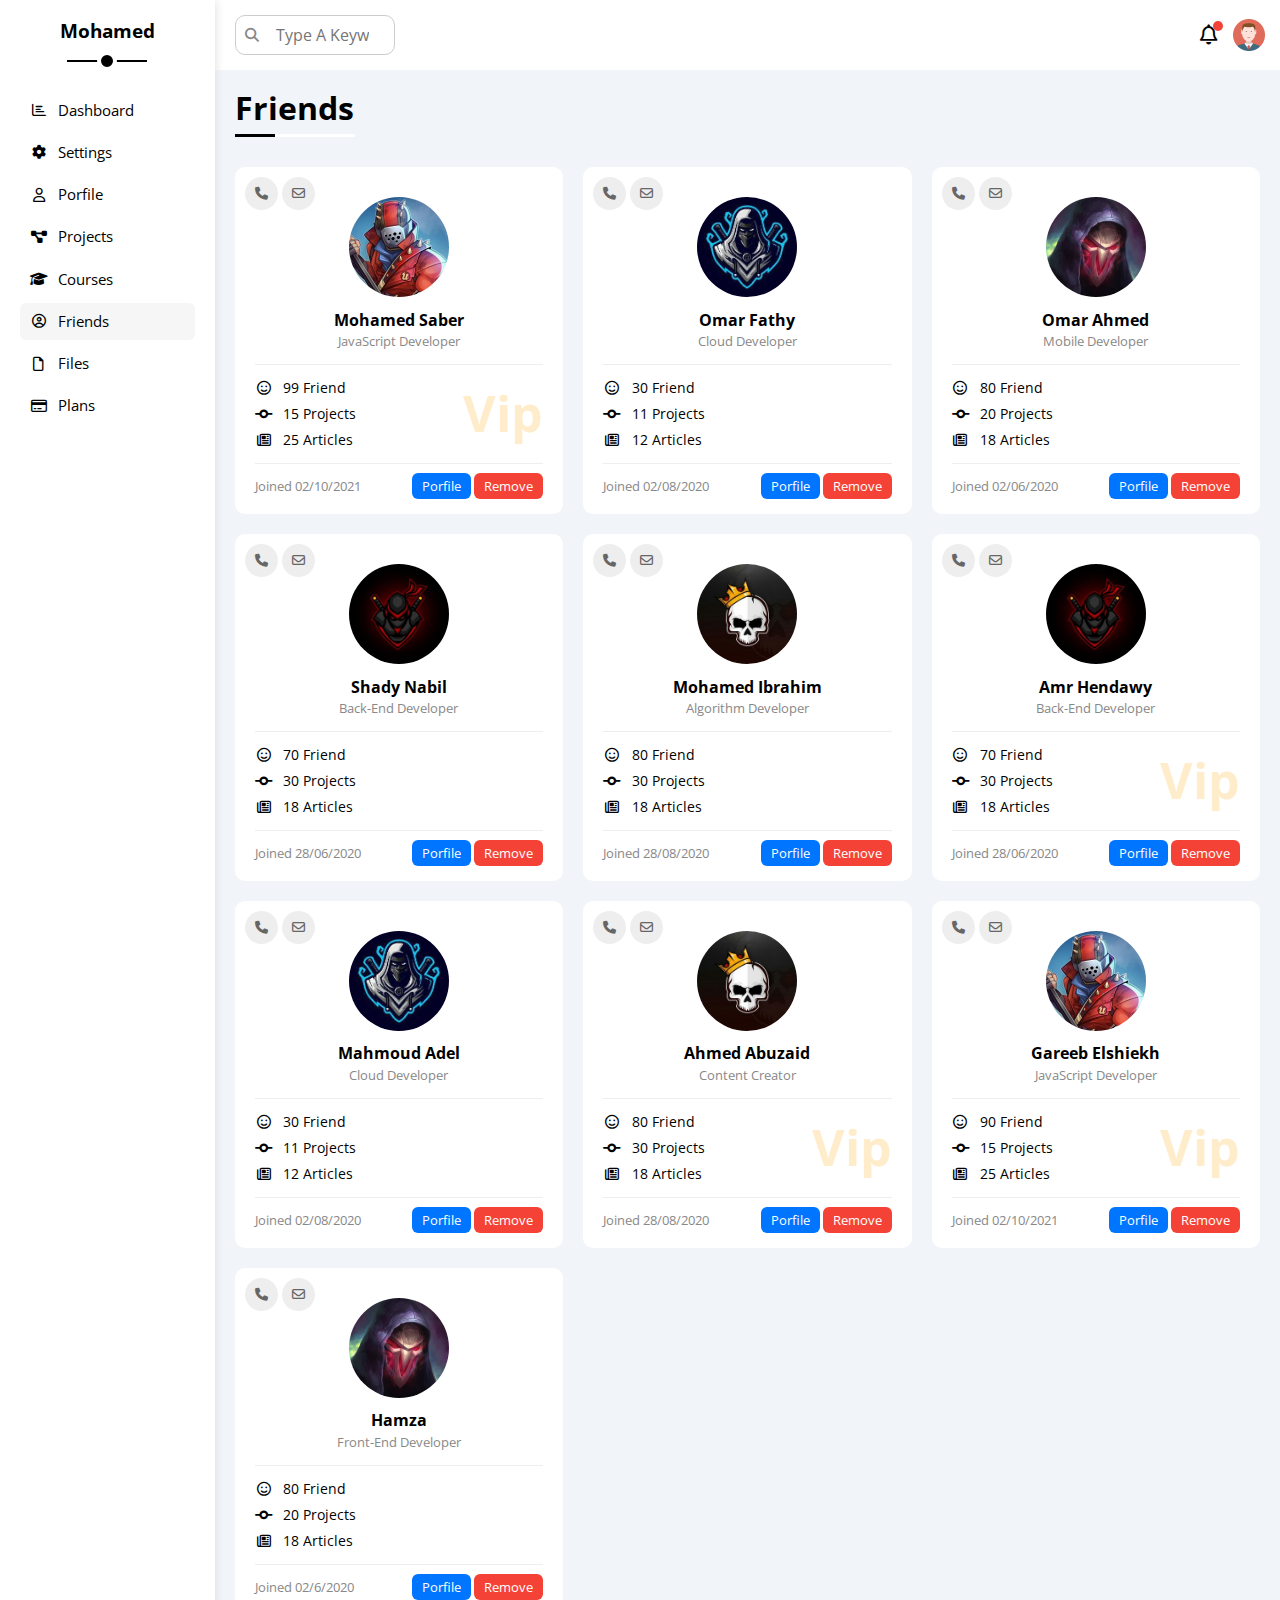
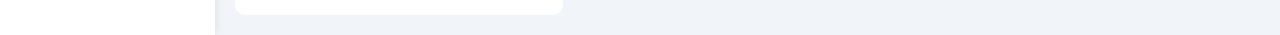
<file: friends.html>
<!DOCTYPE html>
<html lang="en">
<head>
    <meta charset="UTF-8">
    <meta name="viewport" content="width=device-width, initial-scale=1.0">
    <link rel="stylesheet" href="css/all.min.css">
    <link rel="stylesheet" href="css/normalize.css">
    <link rel="stylesheet" href="css/freamwork.css">
    <link rel="stylesheet" href="css/style.css">       
    <link rel="preconnect" href="https://fonts.googleapis.com">
<link rel="preconnect" href="https://fonts.gstatic.com" crossorigin>
<link href="https://fonts.googleapis.com/css2?family=Open+Sans:ital,wght@0,300..800;1,300..800&display=swap" rel="stylesheet">
    <title>friends</title>
</head>
<body>
    <div class="page d-flex">
        <div class="sidebar bg-white p-20 p-relative">
            <h3 class="p-relative text-c mt-0">Mohamed</h3>
            <ul>
                <li>
                    <a class=" d-flex align-center fs-14 c-black red-6 p-10" href="index.html">
                        <i class="fa-regular fa-chart-bar fa-fw"></i>
                        <span>Dashboard</span>
                    </a>
                </li>
                <li>
                    <a class=" d-flex align-center fs-14 c-black red-6 p-10" href="settings.html">
                        <i class="fa-solid fa-gear fa-fw"></i>
                        <span>settings</span>
                    </a>
                </li>
                <li>
                    <a class=" d-flex align-center fs-14 c-black red-6 p-10" href="porfile.html">
                        <i class="fa-regular fa-user fa-fw"></i>
                        <span>porfile</span>
                    </a>
                </li>                
                <li>
                    <a class=" d-flex align-center fs-14 c-black red-6 p-10" href="projects.html">
                        <i class="fa-solid fa-diagram-project fa-fw"></i>
                        <span>projects</span>
                    </a>
                </li>
                <li>
                    <a class=" d-flex align-center fs-14 c-black red-6 p-10" href="courses.html">
                        <i class="fa-solid fa-graduation-cap fa-fw"></i>
                        <span>courses</span>
                    </a>
                </li>
                <li>
                    <a class="active d-flex align-center fs-14 c-black red-6 p-10" href="friends.html">
                        <i class="fa-regular fa-circle-user fa-fw"></i>
                        <span>friends</span>
                    </a>
                </li>
                <li>
                    <a class=" d-flex align-center fs-14 c-black red-6 p-10" href="files.html">
                        <i class="fa-regular fa-file fa-fw"></i>
                        <span>files</span>
                    </a>
                </li>
                <li>
                    <a class="d-flex align-center fs-14 c-black red-6 p-10" href="plans.html">
                        <i class="fa-regular fa-credit-card fa-fw"></i>
                        <span>plans</span>
                    </a>
                </li>                
            </ul>
        </div>
        <div class="content w-full">
            <!-- start head -->
            <div class="head bg-white p-15 d-flex align-center space-between">
                <div class="search p-relative">
                    <input class="p-10" type="search" placeholder="Type A Keyword">
                </div>
                <div class="icons d-flex align-center">
                    <span class="notification p-relative">
                        <i class="fa-regular fa-bell fa-lg"></i>
                    </span>
                    <img src="avatar.png" alt="">
                </div>
            </div>
            <!-- end head -->
            <h1 class="p-relative">friends</h1>        
            <div class="frindes-page d-grid gap-20 m-20">
                <div class="friend bg-white red-10 p-20 p-relative">
                    <div class="contact">
                        <i class="fa-solid fa-phone"></i>
                        <i class="fa-regular fa-envelope"></i>
                    </div>
                    <div class="text-c">
                        <img class="red-half mt-10 mb-10 w-100 h-100" src="friend-01.jpg" alt="">
                        <h4 class="m-0">Mohamed saber</h4>
                        <p class="c-grey fs-13 mb-0 mt-5">JavaScript Developer</p>
                    </div>
                    <div class="icons fs-14 p-relative">
                        <div class="mb-10">
                            <i class="fa-regular fa-face-smile fa-fw"></i>
                            <span>99 friend</span>
                        </div>
                        <div class="mb-10">
                            <i class="fa-solid fa-code-commit fa-fw"></i>
                            <span>15 projects</span>
                        </div>
                        <div class="">
                            <i class="fa-regular fa-newspaper fa-fw"></i>
                            <span>25 Articles</span>
                        </div>
                        <span class="vip fw-bold c-orang">vip</span>
                    </div>
                    <div class="info between-flex fs-13">
                        <span class="c-grey">Joined 02/10/2021</span>
                        <div>
                            <a class="btn-shape bg-blue c-white" href="porfile.html">porfile</a>
                            <a class="btn-shape bg-red c-white" href="#">remove</a>
                        </div>
                    </div>
                </div>
                <div class="friend bg-white red-10 p-20 p-relative">
                    <div class="contact">
                        <i class="fa-solid fa-phone"></i>
                        <i class="fa-regular fa-envelope"></i>
                    </div>
                    <div class="text-c">
                        <img class="red-half mt-10 mb-10 w-100 h-100" src="friend-02.jpg" alt="">
                        <h4 class="m-0">Omar Fathy</h4>
                        <p class="c-grey fs-13 mb-0 mt-5">Cloud Developer</p>
                    </div>
                    <div class="icons fs-14 p-relative">
                        <div class="mb-10">
                            <i class="fa-regular fa-face-smile fa-fw"></i>
                            <span>30 friend</span>
                        </div>
                        <div class="mb-10">
                            <i class="fa-solid fa-code-commit fa-fw"></i>
                            <span>11 projects</span>
                        </div>
                        <div class="">
                            <i class="fa-regular fa-newspaper fa-fw"></i>
                            <span>12 Articles</span>
                        </div>                        
                    </div>
                    <div class="info between-flex fs-13">
                        <span class="c-grey">Joined 02/08/2020</span>
                        <div>
                            <a class="btn-shape bg-blue c-white" href="porfile.html">porfile</a>
                            <a class="btn-shape bg-red c-white" href="#">remove</a>
                        </div>
                    </div>
                </div>
                <div class="friend bg-white red-10 p-20 p-relative">
                    <div class="contact">
                        <i class="fa-solid fa-phone"></i>
                        <i class="fa-regular fa-envelope"></i>
                    </div>
                    <div class="text-c">
                        <img class="red-half mt-10 mb-10 w-100 h-100" src="friend-03.jpg" alt="">
                        <h4 class="m-0">Omar Ahmed</h4>
                        <p class="c-grey fs-13 mb-0 mt-5">Mobile Developer</p>
                    </div>
                    <div class="icons fs-14 p-relative">
                        <div class="mb-10">
                            <i class="fa-regular fa-face-smile fa-fw"></i>
                            <span>80 friend</span>
                        </div>
                        <div class="mb-10">
                            <i class="fa-solid fa-code-commit fa-fw"></i>
                            <span>20 projects</span>
                        </div>
                        <div class="">
                            <i class="fa-regular fa-newspaper fa-fw"></i>
                            <span>18 Articles</span>
                        </div>                        
                    </div>
                    <div class="info between-flex fs-13">
                        <span class="c-grey">Joined 02/06/2020</span>
                        <div>
                            <a class="btn-shape bg-blue c-white" href="porfile.html">porfile</a>
                            <a class="btn-shape bg-red c-white" href="#">remove</a>
                        </div>
                    </div>
                </div>
                <div class="friend bg-white red-10 p-20 p-relative">
                    <div class="contact">
                        <i class="fa-solid fa-phone"></i>
                        <i class="fa-regular fa-envelope"></i>
                    </div>
                    <div class="text-c">
                        <img class="red-half mt-10 mb-10 w-100 h-100" src="friend-04.jpg" alt="">
                        <h4 class="m-0">Shady Nabil</h4>
                        <p class="c-grey fs-13 mb-0 mt-5">Back-End Developer</p>
                    </div>
                    <div class="icons fs-14 p-relative">
                        <div class="mb-10">
                            <i class="fa-regular fa-face-smile fa-fw"></i>
                            <span>70 friend</span>
                        </div>
                        <div class="mb-10">
                            <i class="fa-solid fa-code-commit fa-fw"></i>
                            <span>30 projects</span>
                        </div>
                        <div class="">
                            <i class="fa-regular fa-newspaper fa-fw"></i>
                            <span>18 Articles</span>
                        </div>                        
                    </div>
                    <div class="info between-flex fs-13">
                        <span class="c-grey">Joined 28/06/2020</span>
                        <div>
                            <a class="btn-shape bg-blue c-white" href="porfile.html">porfile</a>
                            <a class="btn-shape bg-red c-white" href="#">remove</a>
                        </div>
                    </div>
                </div>
                <div class="friend bg-white red-10 p-20 p-relative">
                    <div class="contact">
                        <i class="fa-solid fa-phone"></i>
                        <i class="fa-regular fa-envelope"></i>
                    </div>
                    <div class="text-c">
                        <img class="red-half mt-10 mb-10 w-100 h-100" src="friend-05.jpg" alt="">
                        <h4 class="m-0">Mohamed Ibrahim</h4>
                        <p class="c-grey fs-13 mb-0 mt-5">Algorithm Developer</p>
                    </div>
                    <div class="icons fs-14 p-relative">
                        <div class="mb-10">
                            <i class="fa-regular fa-face-smile fa-fw"></i>
                            <span>80 friend</span>
                        </div>
                        <div class="mb-10">
                            <i class="fa-solid fa-code-commit fa-fw"></i>
                            <span>30 projects</span>
                        </div>
                        <div class="">
                            <i class="fa-regular fa-newspaper fa-fw"></i>
                            <span>18 Articles</span>
                        </div>                        
                    </div>
                    <div class="info between-flex fs-13">
                        <span class="c-grey">Joined 28/08/2020</span>
                        <div>
                            <a class="btn-shape bg-blue c-white" href="porfile.html">porfile</a>
                            <a class="btn-shape bg-red c-white" href="#">remove</a>
                        </div>
                    </div>
                </div>
                <div class="friend bg-white red-10 p-20 p-relative">
                    <div class="contact">
                        <i class="fa-solid fa-phone"></i>
                        <i class="fa-regular fa-envelope"></i>
                    </div>
                    <div class="text-c">
                        <img class="red-half mt-10 mb-10 w-100 h-100" src="friend-04.jpg" alt="">
                        <h4 class="m-0">Amr Hendawy</h4>
                        <p class="c-grey fs-13 mb-0 mt-5">Back-End Developer</p>
                    </div>
                    <div class="icons fs-14 p-relative">
                        <div class="mb-10">
                            <i class="fa-regular fa-face-smile fa-fw"></i>
                            <span>70 friend</span>
                        </div>
                        <div class="mb-10">
                            <i class="fa-solid fa-code-commit fa-fw"></i>
                            <span>30 projects</span>
                        </div>
                        <div class="">
                            <i class="fa-regular fa-newspaper fa-fw"></i>
                            <span>18 Articles</span>
                        </div>
                        <span class="vip fw-bold c-orang">vip</span>
                    </div>
                    <div class="info between-flex fs-13">
                        <span class="c-grey">Joined 28/06/2020</span>
                        <div>
                            <a class="btn-shape bg-blue c-white" href="porfile.html">porfile</a>
                            <a class="btn-shape bg-red c-white" href="#">remove</a>
                        </div>
                    </div>
                </div>
                <div class="friend bg-white red-10 p-20 p-relative">
                    <div class="contact">
                        <i class="fa-solid fa-phone"></i>
                        <i class="fa-regular fa-envelope"></i>
                    </div>
                    <div class="text-c">
                        <img class="red-half mt-10 mb-10 w-100 h-100" src="friend-02.jpg" alt="">
                        <h4 class="m-0">Mahmoud Adel</h4>
                        <p class="c-grey fs-13 mb-0 mt-5">Cloud Developer</p>
                    </div>
                    <div class="icons fs-14 p-relative">
                        <div class="mb-10">
                            <i class="fa-regular fa-face-smile fa-fw"></i>
                            <span>30 friend</span>
                        </div>
                        <div class="mb-10">
                            <i class="fa-solid fa-code-commit fa-fw"></i>
                            <span>11 projects</span>
                        </div>
                        <div class="">
                            <i class="fa-regular fa-newspaper fa-fw"></i>
                            <span>12 Articles</span>
                        </div>                        
                    </div>
                    <div class="info between-flex fs-13">
                        <span class="c-grey">Joined 02/08/2020</span>
                        <div>
                            <a class="btn-shape bg-blue c-white" href="porfile.html">porfile</a>
                            <a class="btn-shape bg-red c-white" href="#">remove</a>
                        </div>
                    </div>
                </div>
                <div class="friend bg-white red-10 p-20 p-relative">
                    <div class="contact">
                        <i class="fa-solid fa-phone"></i>
                        <i class="fa-regular fa-envelope"></i>
                    </div>
                    <div class="text-c">
                        <img class="red-half mt-10 mb-10 w-100 h-100" src="friend-05.jpg" alt="">
                        <h4 class="m-0">Ahmed Abuzaid</h4>
                        <p class="c-grey fs-13 mb-0 mt-5">Content Creator</p>
                    </div>
                    <div class="icons fs-14 p-relative">
                        <div class="mb-10">
                            <i class="fa-regular fa-face-smile fa-fw"></i>
                            <span>80 friend</span>
                        </div>
                        <div class="mb-10">
                            <i class="fa-solid fa-code-commit fa-fw"></i>
                            <span>30 projects</span>
                        </div>
                        <div class="">
                            <i class="fa-regular fa-newspaper fa-fw"></i>
                            <span>18 Articles</span>
                        </div>
                        <span class="vip fw-bold c-orang">vip</span>
                    </div>
                    <div class="info between-flex fs-13">
                        <span class="c-grey">Joined 28/08/2020</span>
                        <div>
                            <a class="btn-shape bg-blue c-white" href="porfile.html">porfile</a>
                            <a class="btn-shape bg-red c-white" href="#">remove</a>
                        </div>
                    </div>
                </div>
                <div class="friend bg-white red-10 p-20 p-relative">
                    <div class="contact">
                        <i class="fa-solid fa-phone"></i>
                        <i class="fa-regular fa-envelope"></i>
                    </div>
                    <div class="text-c">
                        <img class="red-half mt-10 mb-10 w-100 h-100" src="friend-01.jpg" alt="">
                        <h4 class="m-0">Gareeb Elshiekh</h4>
                        <p class="c-grey fs-13 mb-0 mt-5">JavaScript Developer</p>
                    </div>
                    <div class="icons fs-14 p-relative">
                        <div class="mb-10">
                            <i class="fa-regular fa-face-smile fa-fw"></i>
                            <span>90 friend</span>
                        </div>
                        <div class="mb-10">
                            <i class="fa-solid fa-code-commit fa-fw"></i>
                            <span>15 projects</span>
                        </div>
                        <div class="">
                            <i class="fa-regular fa-newspaper fa-fw"></i>
                            <span>25 Articles</span>
                        </div>
                        <span class="vip fw-bold c-orang">vip</span>
                    </div>
                    <div class="info between-flex fs-13">
                        <span class="c-grey">Joined 02/10/2021</span>
                        <div>
                            <a class="btn-shape bg-blue c-white" href="porfile.html">porfile</a>
                            <a class="btn-shape bg-red c-white" href="#">remove</a>
                        </div>
                    </div>
                </div>
                <div class="friend bg-white red-10 p-20 p-relative">
                    <div class="contact">
                        <i class="fa-solid fa-phone"></i>
                        <i class="fa-regular fa-envelope"></i>
                    </div>
                    <div class="text-c">
                        <img class="red-half mt-10 mb-10 w-100 h-100" src="friend-03.jpg" alt="">
                        <h4 class="m-0">Hamza</h4>
                        <p class="c-grey fs-13 mb-0 mt-5">Front-End Developer</p>
                    </div>
                    <div class="icons fs-14 p-relative">
                        <div class="mb-10">
                            <i class="fa-regular fa-face-smile fa-fw"></i>
                            <span>80 friend</span>
                        </div>
                        <div class="mb-10">
                            <i class="fa-solid fa-code-commit fa-fw"></i>
                            <span>20 projects</span>
                        </div>
                        <div class="">
                            <i class="fa-regular fa-newspaper fa-fw"></i>
                            <span>18 Articles</span>
                        </div>
                        
                    </div>
                    <div class="info between-flex fs-13">
                        <span class="c-grey">Joined 02/6/2020</span>
                        <div>
                            <a class="btn-shape bg-blue c-white" href="porfile.html">porfile</a>
                            <a class="btn-shape bg-red c-white" href="#">remove</a>
                        </div>
                    </div>
                </div>
            </div>    
        </div>
    </div>
</body>
</html>
</file>
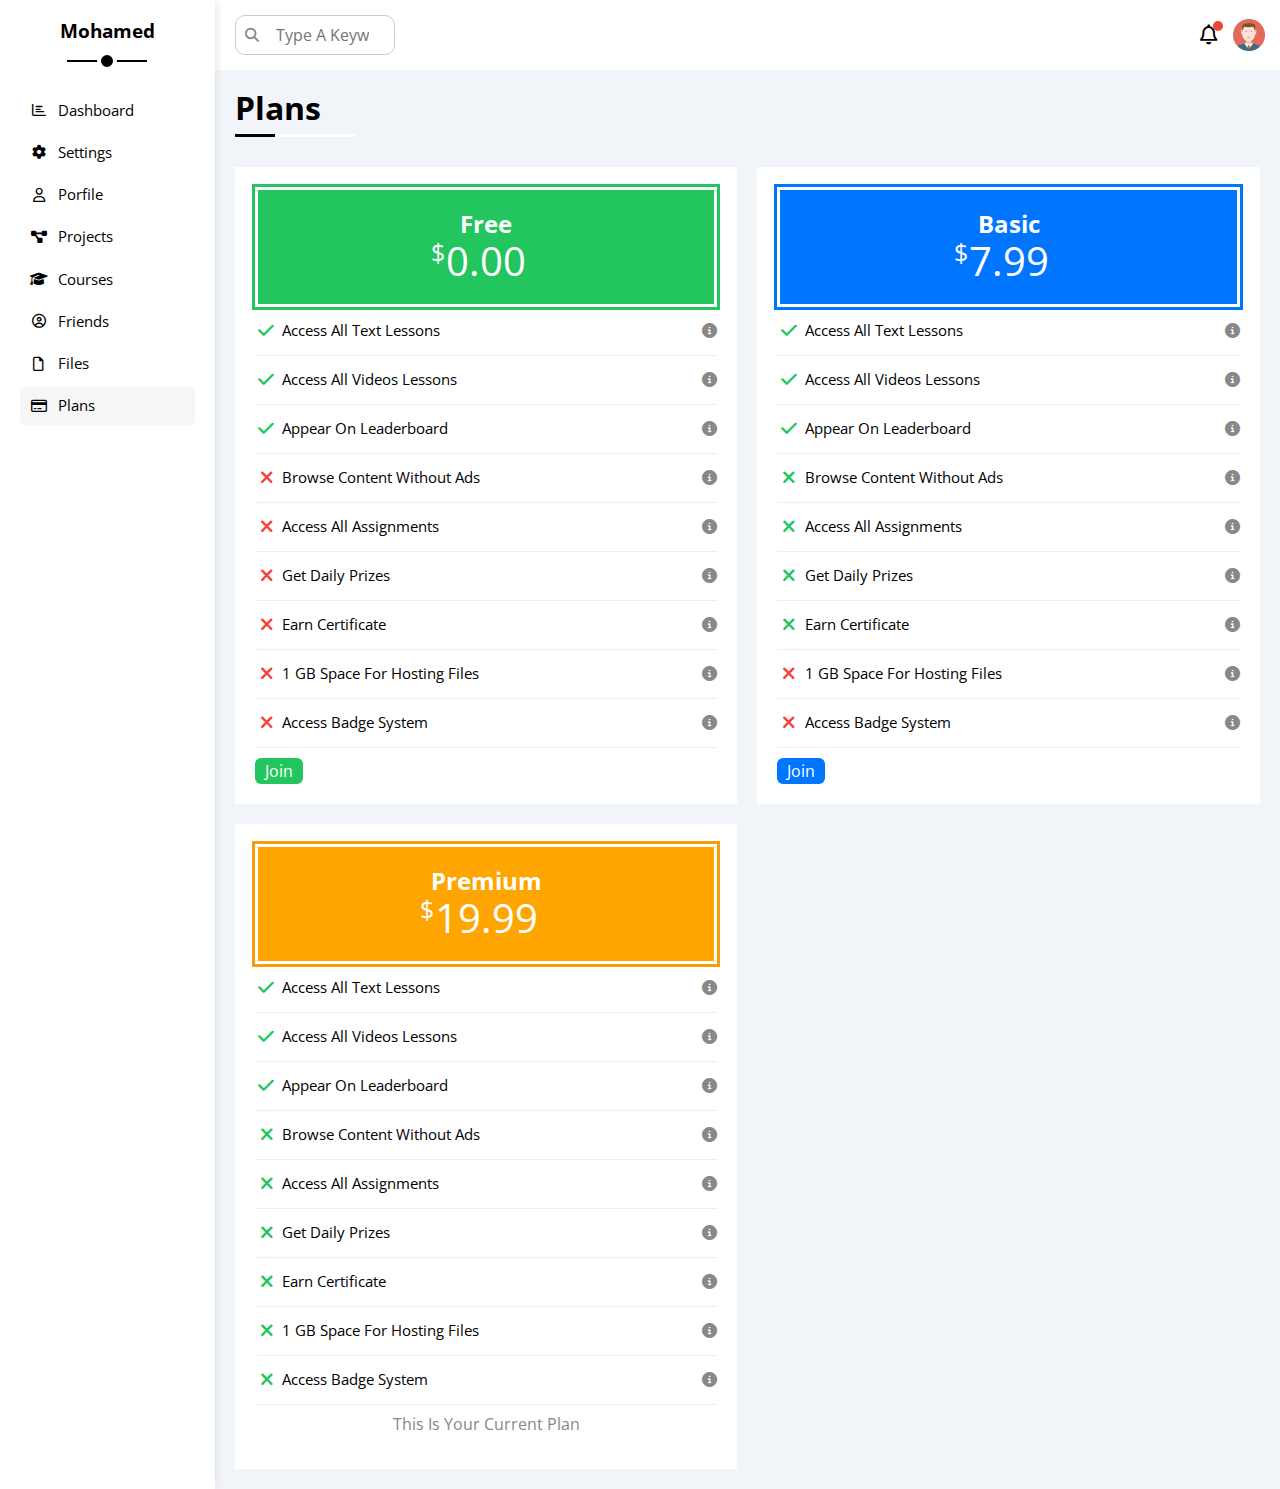
<file: plans.html>
<!DOCTYPE html>
<html lang="en">
<head>
    <meta charset="UTF-8">
    <meta name="viewport" content="width=device-width, initial-scale=1.0">
    <link rel="stylesheet" href="css/all.min.css">
    <link rel="stylesheet" href="css/normalize.css">
    <link rel="stylesheet" href="css/freamwork.css">
    <link rel="stylesheet" href="css/style.css">       
    <link rel="preconnect" href="https://fonts.googleapis.com">
<link rel="preconnect" href="https://fonts.gstatic.com" crossorigin>
<link href="https://fonts.googleapis.com/css2?family=Open+Sans:ital,wght@0,300..800;1,300..800&display=swap" rel="stylesheet">
    <title>plans</title>
</head>
<body>
    <div class="page d-flex">
        <div class="sidebar bg-white p-20 p-relative">
            <h3 class="p-relative text-c mt-0">Mohamed</h3>
            <ul>
                <li>
                    <a class=" d-flex align-center fs-14 c-black red-6 p-10" href="index.html">
                        <i class="fa-regular fa-chart-bar fa-fw"></i>
                        <span>Dashboard</span>
                    </a>
                </li>
                <li>
                    <a class=" d-flex align-center fs-14 c-black red-6 p-10" href="settings.html">
                        <i class="fa-solid fa-gear fa-fw"></i>
                        <span>settings</span>
                    </a>
                </li>
                <li>
                    <a class=" d-flex align-center fs-14 c-black red-6 p-10" href="porfile.html">
                        <i class="fa-regular fa-user fa-fw"></i>
                        <span>porfile</span>
                    </a>
                </li>                
                <li>
                    <a class=" d-flex align-center fs-14 c-black red-6 p-10" href="projects.html">
                        <i class="fa-solid fa-diagram-project fa-fw"></i>
                        <span>projects</span>
                    </a>
                </li>
                <li>
                    <a class=" d-flex align-center fs-14 c-black red-6 p-10" href="courses.html">
                        <i class="fa-solid fa-graduation-cap fa-fw"></i>
                        <span>courses</span>
                    </a>
                </li>
                <li>
                    <a class=" d-flex align-center fs-14 c-black red-6 p-10" href="friends.html">
                        <i class="fa-regular fa-circle-user fa-fw"></i>
                        <span>friends</span>
                    </a>
                </li>
                <li>
                    <a class=" d-flex align-center fs-14 c-black red-6 p-10" href="files.html">
                        <i class="fa-regular fa-file fa-fw"></i>
                        <span>files</span>
                    </a>
                </li>
                <li>
                    <a class="active d-flex align-center fs-14 c-black red-6 p-10" href="plans.html">
                        <i class="fa-regular fa-credit-card fa-fw"></i>
                        <span>plans</span>
                    </a>
                </li>                
            </ul>
        </div>
        <div class="content w-full">
            <!-- start head -->
            <div class="head bg-white p-15 d-flex align-center space-between">
                <div class="search p-relative">
                    <input class="p-10" type="search" placeholder="Type A Keyword">
                </div>
                <div class="icons d-flex align-center">
                    <span class="notification p-relative">
                        <i class="fa-regular fa-bell fa-lg"></i>
                    </span>
                    <img src="avatar.png" alt="">
                </div>
            </div>
            <!-- end head -->
            <h1 class="p-relative">plans</h1>
            <div class="plans-page d-grid m-20 gap-20">
                <div class="plan green bg-white p-20">
                    <div class="top bg-green p-20 text-c">
                        <h2 class="m-0 c-white">free</h2>
                        <div class="price c-white"><span>$</span>0.00</div>
                    </div>
                    <ul>
                        <li>
                            <i class="fa-solid fa-check fa-fw yes "></i>
                            <span>Access All Text Lessons</span>
                            <i class="fa-solid fa-circle-info help "></i>
                        </li>
                        <li>
                            <i class="fa-solid fa-check fa-fw yes "></i>
                            <span>Access All Videos Lessons</span>
                            <i class="fa-solid fa-circle-info help "></i>
                        </li>
                        <li>
                            <i class="fa-solid fa-check fa-fw yes "></i>
                            <span>Appear On Leaderboard</span>
                            <i class="fa-solid fa-circle-info help "></i>
                        </li>   
                        <li>
                            <i class="fa-solid fa-xmark fa-fw "></i>
                            <span>Browse Content Without Ads</span>
                            <i class="fa-solid fa-circle-info help "></i>
                        </li>   
                        <li>
                            <i class="fa-solid fa-xmark fa-fw  "></i>
                            <span>Access All Assignments</span>
                            <i class="fa-solid fa-circle-info help "></i>
                        </li>   
                        <li>
                            <i class="fa-solid fa-xmark fa-fw  "></i>
                            <span>Get Daily Prizes</span>
                            <i class="fa-solid fa-circle-info help"></i>
                        </li>   
                        <li>
                            <i class="fa-solid fa-xmark fa-fw "></i>
                            <span>Earn Certificate</span>
                            <i class="fa-solid fa-circle-info help "></i>
                        </li>   
                        <li>
                            <i class="fa-solid fa-xmark fa-fw "></i>
                            <span>1 GB Space For Hosting Files</span>
                            <i class="fa-solid fa-circle-info help "></i>
                        </li>   
                        <li>
                            <i class="fa-solid fa-xmark fa-fw "></i>
                            <span>Access Badge System</span>
                            <i class="fa-solid fa-circle-info help "></i>
                        </li>                              
                    </ul>
                    <a href="#" class="c-white bg-green btn-shape mt-10 d-block w-fit">join</a>
                </div>
                <div class="plan blue bg-white p-20">
                    <div class="top bg-blue p-20 text-c">
                        <h2 class="m-0 c-white">Basic</h2>
                        <div class="price c-white"><span>$</span>7.99</div>
                    </div>
                    <ul>
                        <li>
                            <i class="fa-solid fa-check fa-fw yes "></i>
                            <span>Access All Text Lessons</span>
                            <i class="fa-solid fa-circle-info help "></i>
                        </li>
                        <li>
                            <i class="fa-solid fa-check fa-fw yes "></i>
                            <span>Access All Videos Lessons</span>
                            <i class="fa-solid fa-circle-info help "></i>
                        </li>
                        <li>
                            <i class="fa-solid fa-check fa-fw yes "></i>
                            <span>Appear On Leaderboard</span>
                            <i class="fa-solid fa-circle-info help "></i>
                        </li>   
                        <li>
                            <i class="fa-solid fa-xmark fa-fw yes"></i>
                            <span>Browse Content Without Ads</span>
                            <i class="fa-solid fa-circle-info help "></i>
                        </li>   
                        <li>
                            <i class="fa-solid fa-xmark fa-fw yes "></i>
                            <span>Access All Assignments</span>
                            <i class="fa-solid fa-circle-info help "></i>
                        </li>   
                        <li>
                            <i class="fa-solid fa-xmark fa-fw yes "></i>
                            <span>Get Daily Prizes</span>
                            <i class="fa-solid fa-circle-info help"></i>
                        </li>   
                        <li>
                            <i class="fa-solid fa-xmark fa-fw yes"></i>
                            <span>Earn Certificate</span>
                            <i class="fa-solid fa-circle-info help "></i>
                        </li>   
                        <li>
                            <i class="fa-solid fa-xmark fa-fw "></i>
                            <span>1 GB Space For Hosting Files</span>
                            <i class="fa-solid fa-circle-info help "></i>
                        </li>   
                        <li>
                            <i class="fa-solid fa-xmark fa-fw "></i>
                            <span>Access Badge System</span>
                            <i class="fa-solid fa-circle-info help "></i>
                        </li>                              
                    </ul>
                    <a href="#" class="c-white bg-blue btn-shape d-block w-fit mt-10">join</a>
                </div>
                <div class="plan orang bg-white p-20">
                    <div class="top bg-orang p-20 text-c">
                        <h2 class="m-0 c-white">Premium</h2>
                        <div class="price c-white"><span>$</span>19.99</div>
                    </div>
                    <ul>
                        <li>
                            <i class="fa-solid fa-check fa-fw yes "></i>
                            <span>Access All Text Lessons</span>
                            <i class="fa-solid fa-circle-info help "></i>
                        </li>
                        <li>
                            <i class="fa-solid fa-check fa-fw yes "></i>
                            <span>Access All Videos Lessons</span>
                            <i class="fa-solid fa-circle-info help "></i>
                        </li>
                        <li>
                            <i class="fa-solid fa-check fa-fw yes "></i>
                            <span>Appear On Leaderboard</span>
                            <i class="fa-solid fa-circle-info help "></i>
                        </li>   
                        <li>
                            <i class="fa-solid fa-xmark fa-fw yes"></i>
                            <span>Browse Content Without Ads</span>
                            <i class="fa-solid fa-circle-info help "></i>
                        </li>   
                        <li>
                            <i class="fa-solid fa-xmark fa-fw yes "></i>
                            <span>Access All Assignments</span>
                            <i class="fa-solid fa-circle-info help "></i>
                        </li>   
                        <li>
                            <i class="fa-solid fa-xmark fa-fw yes "></i>
                            <span>Get Daily Prizes</span>
                            <i class="fa-solid fa-circle-info help"></i>
                        </li>   
                        <li>
                            <i class="fa-solid fa-xmark fa-fw yes"></i>
                            <span>Earn Certificate</span>
                            <i class="fa-solid fa-circle-info help "></i>
                        </li>   
                        <li>
                            <i class="fa-solid fa-xmark fa-fw yes"></i>
                            <span>1 GB Space For Hosting Files</span>
                            <i class="fa-solid fa-circle-info help "></i>
                        </li>   
                        <li>
                            <i class="fa-solid fa-xmark fa-fw yes"></i>
                            <span>Access Badge System</span>
                            <i class="fa-solid fa-circle-info help "></i>
                        </li>                              
                    </ul>
                    <p class="c-grey mt-10 text-c">This Is Your Current Plan</p>
                </div>
            </div>
        </div>
    </div>
</body>
</html>
</file>
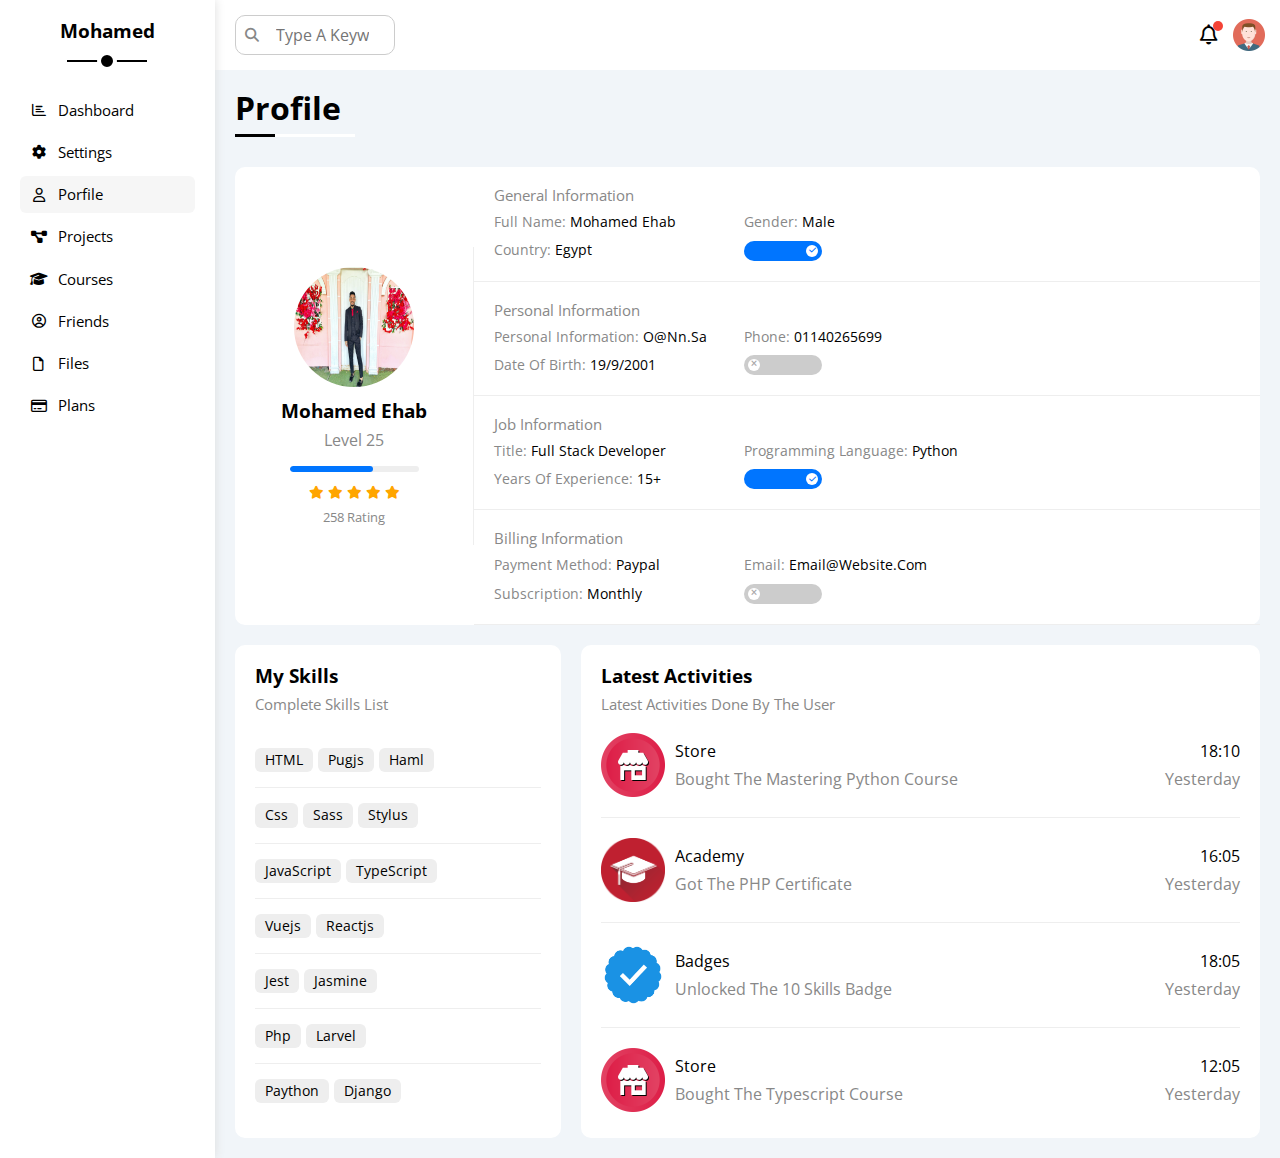
<file: porfile.html>
<!DOCTYPE html>
<html lang="en">
<head>
    <meta charset="UTF-8">
    <meta name="viewport" content="width=device-width, initial-scale=1.0">
    <link rel="stylesheet" href="css/all.min.css">
    <link rel="stylesheet" href="css/normalize.css">
    <link rel="stylesheet" href="css/freamwork.css">
    <link rel="stylesheet" href="css/style.css">       
    <link rel="preconnect" href="https://fonts.googleapis.com">
<link rel="preconnect" href="https://fonts.gstatic.com" crossorigin>
<link href="https://fonts.googleapis.com/css2?family=Open+Sans:ital,wght@0,300..800;1,300..800&display=swap" rel="stylesheet">
    <title>porfile</title>
</head>
<body>
    <div class="page d-flex">
        <div class="sidebar bg-white p-20 p-relative">
            <h3 class="p-relative text-c mt-0">Mohamed</h3>
            <ul>
                <li>
                    <a class=" d-flex align-center fs-14 c-black red-6 p-10" href="index.html">
                        <i class="fa-regular fa-chart-bar fa-fw"></i>
                        <span>Dashboard</span>
                    </a>
                </li>
                <li>
                    <a class="d-flex align-center fs-14 c-black red-6 p-10" href="settings.html">
                        <i class="fa-solid fa-gear fa-fw"></i>
                        <span>settings</span>
                    </a>
                </li>
                <li>
                    <a class="active d-flex align-center fs-14 c-black red-6 p-10" href="porfile.html">
                        <i class="fa-regular fa-user fa-fw"></i>
                        <span>porfile</span>
                    </a>
                </li>                
                <li>
                    <a class=" d-flex align-center fs-14 c-black red-6 p-10" href="projects.html">
                        <i class="fa-solid fa-diagram-project fa-fw"></i>
                        <span>projects</span>
                    </a>
                </li>
                <li>
                    <a class=" d-flex align-center fs-14 c-black red-6 p-10" href="courses.html">
                        <i class="fa-solid fa-graduation-cap fa-fw"></i>
                        <span>courses</span>
                    </a>
                </li>
                <li>
                    <a class=" d-flex align-center fs-14 c-black red-6 p-10" href="friends.html">
                        <i class="fa-regular fa-circle-user fa-fw"></i>
                        <span>friends</span>
                    </a>
                </li>
                <li>
                    <a class=" d-flex align-center fs-14 c-black red-6 p-10" href="files.html">
                        <i class="fa-regular fa-file fa-fw"></i>
                        <span>files</span>
                    </a>
                </li>
                <li>
                    <a class="d-flex align-center fs-14 c-black red-6 p-10" href="plans.html">
                        <i class="fa-regular fa-credit-card fa-fw"></i>
                        <span>plans</span>
                    </a>
                </li>                
            </ul>
        </div>
        <div class="content w-full">
            <!-- start head -->
            <div class="head bg-white p-15 d-flex align-center space-between">
                <div class="search p-relative">
                    <input class="p-10" type="search" placeholder="Type A Keyword">
                </div>
                <div class="icons d-flex align-center">
                    <span class="notification p-relative">
                        <i class="fa-regular fa-bell fa-lg"></i>
                    </span>
                    <img src="avatar.png" alt="">
                </div>
            </div>
            <!-- end head -->
            <h1 class="p-relative">profile</h1>            
            <div class="profile-page m-20">
                <div class="overview bg-white red-10 d-flex align-center">
                    <div class="avatar-box text-c p-20">
                        <img class="mb-10 red-half" src="WhatsApp Image 2025-02-18 at 21.02.33_22ae08a8.jpg" alt="">
                        <h3 class="m-0">Mohamed ehab</h3>
                        <p class="c-grey mt-10">level 25</p>
                        <div class="level red-6 bg-eee p-relative">
                            <span style="width: 65%;"></span>
                        </div>
                        <div class="rating mt-10 mb-10">
                            <i class="fa-solid fa-star c-orang fs-13"></i>
                            <i class="fa-solid fa-star c-orang fs-13"></i>
                            <i class="fa-solid fa-star c-orang fs-13"></i>
                            <i class="fa-solid fa-star c-orang fs-13"></i>
                            <i class="fa-solid fa-star c-orang fs-13"></i>
                        </div>
                        <p class="c-grey m-0 fs-13">258 rating</p>
                    </div>
                    <div class="info-box w-full text-c-mobile">
                        <!-- start informiton row -->
                        <div class="box p-20 d-flex align-center">
                            <h4 class="c-grey fs-15 m-0 w-full fw-normal">General Information</h4>
                            <div class="fs-14">
                                <span class="c-grey">full name:</span>
                                <span>Mohamed ehab</span>
                            </div>
                            <div class="fs-14">
                                <span class="c-grey">Gender:</span>
                                <span>Male</span>
                            </div>
                            <div class="fs-14">
                                <span class="c-grey">Country:</span>
                                <span>Egypt</span>
                            </div>
                            <div class="fs-14">
                                <label>
                                    <input class="toggle-checkbox" type="checkbox" checked>
                                    <div class="toggle-switch">
                                    </div>
                                </label>
                            </div>    
                        </div>
                        <div class="box p-20 d-flex align-center">
                            <h4 class="c-grey fs-15 m-0 w-full fw-normal">Personal Information</h4>
                            <div class="fs-14">
                                <span class="c-grey">Personal Information:</span>
                                <span>o@nn.sa</span>
                            </div>
                            <div class="fs-14">
                                <span class="c-grey">Phone:</span>
                                <span>01140265699</span>
                            </div>
                            <div class="fs-14">
                                <span class="c-grey">Date Of Birth:</span>
                                <span>19/9/2001</span>
                            </div>
                            <div class="fs-14">
                                <label>
                                    <input class="toggle-checkbox" type="checkbox" >
                                    <div class="toggle-switch">
                                    </div>
                                </label>
                            </div>    
                        </div>
                        <div class="box p-20 d-flex align-center">
                            <h4 class="c-grey fs-15 m-0 w-full fw-normal">Job Information</h4>
                            <div class="fs-14">
                                <span class="c-grey">Title:</span>
                                <span>Full Stack Developer</span>
                            </div>
                            <div class="fs-14">
                                <span class="c-grey">Programming Language:</span>
                                <span> Python</span>
                            </div>
                            <div class="fs-14">
                                <span class="c-grey">Years Of Experience:</span>
                                <span>15+</span>
                            </div>
                            <div class="fs-14">
                                <label>
                                    <input class="toggle-checkbox" type="checkbox" checked>
                                    <div class="toggle-switch">
                                    </div>
                                </label>
                            </div>    
                        </div>
                        <div class="box p-20 d-flex align-center">
                            <h4 class="c-grey fs-15 m-0 w-full fw-normal">Billing Information</h4>
                            <div class="fs-14">
                                <span class="c-grey">Payment Method:</span>
                                <span>Paypal</span>
                            </div>
                            <div class="fs-14">
                                <span class="c-grey">Email:</span>
                                <span>email@website.com</span>
                            </div>
                            <div class="fs-14">
                                <span class="c-grey">Subscription:</span>
                                <span>Monthly</span>
                            </div>
                            <div class="fs-14">
                                <label>
                                    <input class="toggle-checkbox" type="checkbox" >
                                    <div class="toggle-switch">
                                    </div>
                                </label>
                            </div>    
                        </div>
                        <!-- end informiton row -->
                    </div>
                </div>
                <!-- start other data -->
                <div class="other-data d-flex gap-20">
                    <div class="skills-card p-20 bg-white red-10 mt-20">
                        <h3 class="mt-0 mb-10">My Skills</h3>
                        <p class="c-grey mt-0 mb-20 fs-15">Complete Skills List</p>
                        <ul class="m-0 text-c-mobile">
                            <li><span>HTML</span><span>pugjs</span><span>haml</span></li>
                            <li><span>css</span><span>sass</span><span>stylus</span></li>
                            <li><span>JavaScript</span><span>TypeScript</span></li>                            
                            <li><span>Vuejs</span><span>Reactjs</span></li>
                            <li><span>Jest</span><span>Jasmine</span></li>
                            <li><span>php</span><span>larvel</span></li>
                            <li><span>paython</span><span>django</span></li>
                        </ul>
                    </div>
                    <div class="activities p-20 bg-white red-10 mt-20">
                        <h3 class="mt-0 mb-10">Latest Activities</h3>
                        <p class="c-grey mt-0 mb-20 fs-15">Latest Activities Done By The User</p>
                        <div class="activity d-flex align-center text-c-mobile">
                            <img src="activity-01.png" alt="">
                            <div class="info">
                                <span class="d-block mb-10">Store</span>
                                <span class="c-grey">Bought The Mastering Python Course</span>
                            </div>    
                            <div class="date">
                                <span class="d-block mb-10">18:10</span>
                                <span class="c-grey">Yesterday</span>
                            </div>                            
                        </div>
                        <div class="activity d-flex align-center text-c-mobile">
                            <img src="activity-02.png" alt="">
                            <div class="info">
                                <span class="d-block mb-10">Academy</span>
                                <span class="c-grey">Got The PHP Certificate</span>
                            </div>    
                            <div class="date">
                                <span class="d-block mb-10">16:05</span>
                                <span class="c-grey">Yesterday</span>
                            </div>                            
                        </div>
                        <div class="activity d-flex align-center text-c-mobile">
                            <img src="activity-03.png" alt="">
                            <div class="info">
                                <span class="d-block mb-10">Badges</span>
                                <span class="c-grey">Unlocked The 10 Skills Badge</span>
                            </div>    
                            <div class="date">
                                <span class="d-block mb-10">18:05</span>
                                <span class="c-grey">Yesterday</span>
                            </div>                            
                        </div>
                        <div class="activity d-flex align-center text-c-mobile">
                            <img src="activity-01.png" alt="">
                            <div class="info">
                                <span class="d-block mb-10">Store</span>
                                <span class="c-grey">Bought The Typescript Course</span>
                            </div>    
                            <div class="date">
                                <span class="d-block mb-10">12:05</span>
                                <span class="c-grey">Yesterday</span>
                            </div>                            
                        </div>
                    </div>                        
                </div>
                <!-- start other data -->
            </div>               
        </div>
    </div>
</body>
</html>
</file>
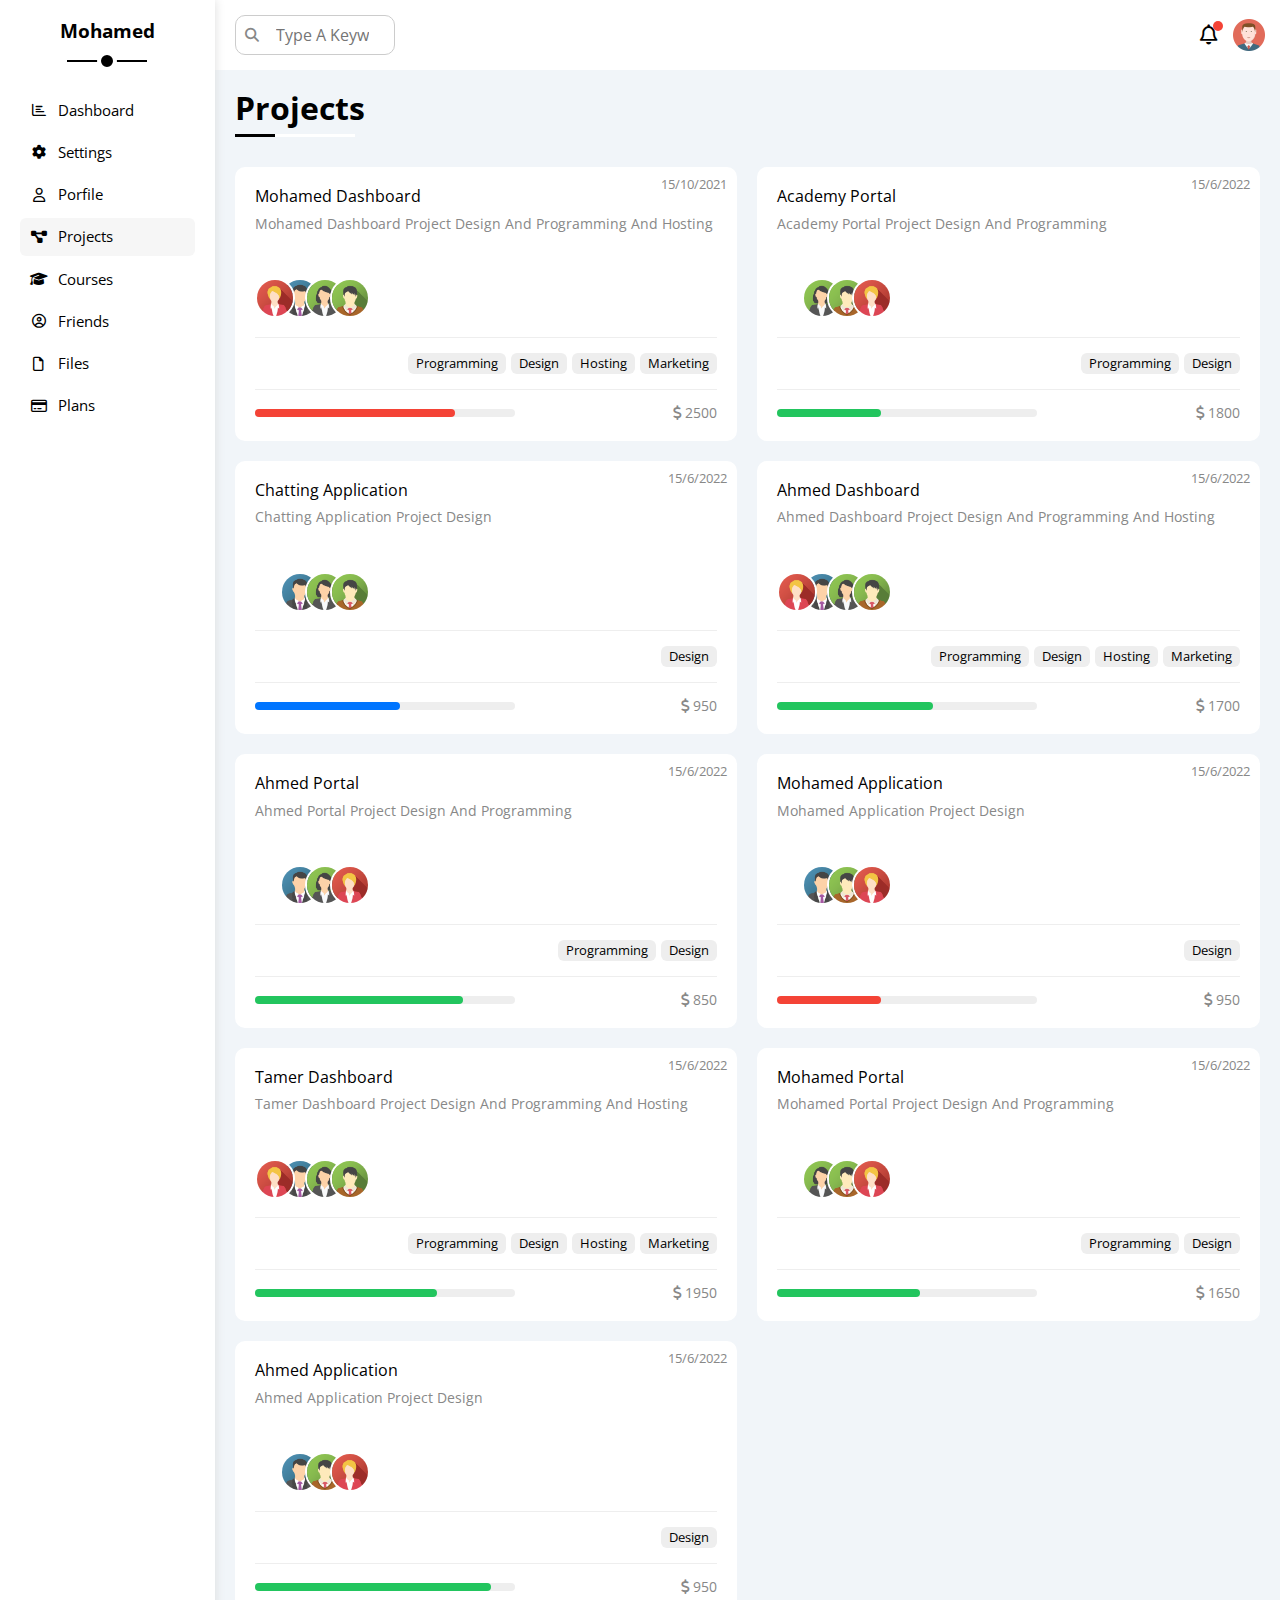
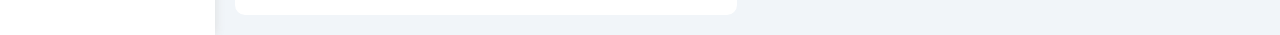
<file: projects.html>
<!DOCTYPE html>
<html lang="en">
<head>
    <meta charset="UTF-8">
    <meta name="viewport" content="width=device-width, initial-scale=1.0">
    <link rel="stylesheet" href="css/all.min.css">
    <link rel="stylesheet" href="css/normalize.css">
    <link rel="stylesheet" href="css/freamwork.css">
    <link rel="stylesheet" href="css/style.css">       
    <link rel="preconnect" href="https://fonts.googleapis.com">
<link rel="preconnect" href="https://fonts.gstatic.com" crossorigin>
<link href="https://fonts.googleapis.com/css2?family=Open+Sans:ital,wght@0,300..800;1,300..800&display=swap" rel="stylesheet">
    <title>projects</title>
</head>
<body>
    <div class="page d-flex">
        <div class="sidebar bg-white p-20 p-relative">
            <h3 class="p-relative text-c mt-0">Mohamed</h3>
            <ul>
                <li>
                    <a class=" d-flex align-center fs-14 c-black red-6 p-10" href="index.html">
                        <i class="fa-regular fa-chart-bar fa-fw"></i>
                        <span>Dashboard</span>
                    </a>
                </li>
                <li>
                    <a class=" d-flex align-center fs-14 c-black red-6 p-10" href="settings.html">
                        <i class="fa-solid fa-gear fa-fw"></i>
                        <span>settings</span>
                    </a>
                </li>
                <li>
                    <a class=" d-flex align-center fs-14 c-black red-6 p-10" href="porfile.html">
                        <i class="fa-regular fa-user fa-fw"></i>
                        <span>porfile</span>
                    </a>
                </li>                
                <li>
                    <a class="active d-flex align-center fs-14 c-black red-6 p-10" href="projects.html">
                        <i class="fa-solid fa-diagram-project fa-fw"></i>
                        <span>projects</span>
                    </a>
                </li>
                <li>
                    <a class=" d-flex align-center fs-14 c-black red-6 p-10" href="courses.html">
                        <i class="fa-solid fa-graduation-cap fa-fw"></i>
                        <span>courses</span>
                    </a>
                </li>
                <li>
                    <a class=" d-flex align-center fs-14 c-black red-6 p-10" href="friends.html">
                        <i class="fa-regular fa-circle-user fa-fw"></i>
                        <span>friends</span>
                    </a>
                </li>
                <li>
                    <a class=" d-flex align-center fs-14 c-black red-6 p-10" href="files.html">
                        <i class="fa-regular fa-file fa-fw"></i>
                        <span>files</span>
                    </a>
                </li>
                <li>
                    <a class="d-flex align-center fs-14 c-black red-6 p-10" href="plans.html">
                        <i class="fa-regular fa-credit-card fa-fw"></i>
                        <span>plans</span>
                    </a>
                </li>                
            </ul>
        </div>
        <div class="content w-full">
            <!-- start head -->
            <div class="head bg-white p-15 d-flex align-center space-between">
                <div class="search p-relative">
                    <input class="p-10" type="search" placeholder="Type A Keyword">
                </div>
                <div class="icons d-flex align-center">
                    <span class="notification p-relative">
                        <i class="fa-regular fa-bell fa-lg"></i>
                    </span>
                    <img src="avatar.png" alt="">
                </div>
            </div>
            <!-- end head -->
            <h1 class="p-relative">projects</h1>  
            <div class="projects-page d-grid m-20 gap-20">
                <div class="projects bg-white p-20 p-relative red-10">
                    <span class="date c-grey fs-13">15/10/2021</span>
                    <h4 class="m-0 fw-normal">Mohamed Dashboard</h4>
                    <p class="c-grey mt-10 mb-10 fs-14">Mohamed Dashboard Project Design And Programming And Hosting</p>
                    <div class="team">
                        <a href="#"><img src="team-01.png" alt=""></a>
                        <a href="#"><img src="team-02.png" alt=""></a>
                        <a href="#"><img src="team-03.png" alt=""></a>                        
                        <a href="#"><img src="team-05.png" alt=""></a>
                    </div>
                    <div class="do d-flex">
                        <span class="fs-13 red-6 bg-eee">Programming</span>
                        <span class="fs-13 red-6 bg-eee">Design</span>
                        <span class="fs-13 red-6 bg-eee">Hosting</span>
                        <span class="fs-13 red-6 bg-eee">Marketing</span>
                    </div>
                    <div class="info between-flex">
                        <div class="prog bg-eee">
                            <span class="bg-red" style="width: 77%;"></span>
                        </div>
                        <div class="fs-14 c-grey">
                            <i class="fa-solid fa-dollar-sign"></i>
                            2500
                        </div>
                    </div>
                </div>
                <div class="projects bg-white p-20 p-relative red-10">
                    <span class="date c-grey fs-13">15/6/2022</span>
                    <h4 class="m-0 fw-normal">Academy Portal</h4>
                    <p class="c-grey mt-10 mb-10 fs-14">Academy Portal Project Design And Programming</p>
                    <div class="team">                        
                        <a href="#"><img src="team-02.png" alt=""></a>
                        <a href="#"><img src="team-03.png" alt=""></a>                        
                        <a href="#"><img src="team-05.png" alt=""></a>
                    </div>
                    <div class="do d-flex">
                        <span class="fs-13 red-6 bg-eee">Programming</span>
                        <span class="fs-13 red-6 bg-eee">Design</span>                        
                    </div>
                    <div class="info between-flex">
                        <div class="prog bg-eee">
                            <span class="bg-green" style="width: 40%;"></span>
                        </div>
                        <div class="fs-14 c-grey">
                            <i class="fa-solid fa-dollar-sign"></i>
                            1800
                        </div>
                    </div>
                </div>
                <div class="projects bg-white p-20 p-relative red-10">
                    <span class="date c-grey fs-13">15/6/2022</span>
                    <h4 class="m-0 fw-normal">Chatting Application</h4>
                    <p class="c-grey mt-10 mb-10 fs-14">Chatting Application Project Design</p>
                    <div class="team">
                        <a href="#"><img src="team-01.png" alt=""></a>
                        <a href="#"><img src="team-02.png" alt=""></a>
                        <a href="#"><img src="team-03.png" alt=""></a>                        
                    </div>
                    <div class="do d-flex">                        
                        <span class="fs-13 red-6 bg-eee">Design</span>                        
                    </div>
                    <div class="info between-flex">
                        <div class="prog bg-eee">
                            <span class="bg-blue" style="width: 56%;"></span>
                        </div>
                        <div class="fs-14 c-grey">
                            <i class="fa-solid fa-dollar-sign"></i>
                            950
                        </div>
                    </div>
                </div>
                <div class="projects bg-white p-20 p-relative red-10">
                    <span class="date c-grey fs-13">15/6/2022</span>
                    <h4 class="m-0 fw-normal">Ahmed Dashboard</h4>
                    <p class="c-grey mt-10 mb-10 fs-14">Ahmed Dashboard Project Design And Programming And Hosting</p>
                    <div class="team">
                        <a href="#"><img src="team-01.png" alt=""></a>
                        <a href="#"><img src="team-02.png" alt=""></a>
                        <a href="#"><img src="team-03.png" alt=""></a>                        
                        <a href="#"><img src="team-05.png" alt=""></a>
                    </div>
                    <div class="do d-flex">
                        <span class="fs-13 red-6 bg-eee">Programming</span>
                        <span class="fs-13 red-6 bg-eee">Design</span>
                        <span class="fs-13 red-6 bg-eee">Hosting</span>
                        <span class="fs-13 red-6 bg-eee">Marketing</span>
                    </div>
                    <div class="info between-flex">
                        <div class="prog bg-eee">
                            <span class="bg-green" style="width: 60%;"></span>
                        </div>
                        <div class="fs-14 c-grey">
                            <i class="fa-solid fa-dollar-sign"></i>
                            1700
                        </div>
                    </div>
                </div>
                <div class="projects bg-white p-20 p-relative red-10">
                    <span class="date c-grey fs-13">15/6/2022</span>
                    <h4 class="m-0 fw-normal">Ahmed Portal</h4>
                    <p class="c-grey mt-10 mb-10 fs-14">Ahmed Portal Project Design And Programming</p>
                    <div class="team">
                        <a href="#"><img src="team-01.png" alt=""></a>
                        <a href="#"><img src="team-02.png" alt=""></a>                                            
                        <a href="#"><img src="team-05.png" alt=""></a>
                    </div>
                    <div class="do d-flex">
                        <span class="fs-13 red-6 bg-eee">Programming</span>
                        <span class="fs-13 red-6 bg-eee">Design</span>                        
                    </div>
                    <div class="info between-flex">
                        <div class="prog bg-eee">
                            <span class="bg-green" style="width: 80%;"></span>
                        </div>
                        <div class="fs-14 c-grey">
                            <i class="fa-solid fa-dollar-sign"></i>
                            850
                        </div>
                    </div>
                </div>
                <div class="projects bg-white p-20 p-relative red-10">
                    <span class="date c-grey fs-13">15/6/2022</span>
                    <h4 class="m-0 fw-normal">Mohamed Application</h4>
                    <p class="c-grey mt-10 mb-10 fs-14">Mohamed Application Project Design</p>
                    <div class="team">
                        <a href="#"><img src="team-01.png" alt=""></a>                        
                        <a href="#"><img src="team-03.png" alt=""></a>                        
                        <a href="#"><img src="team-05.png" alt=""></a>
                    </div>
                    <div class="do d-flex">                        
                        <span class="fs-13 red-6 bg-eee">Design</span>                       
                    </div>
                    <div class="info between-flex">
                        <div class="prog bg-eee">
                            <span class="bg-red" style="width: 40%;"></span>
                        </div>
                        <div class="fs-14 c-grey">
                            <i class="fa-solid fa-dollar-sign"></i>
                            950
                        </div>
                    </div>
                </div>
                <div class="projects bg-white p-20 p-relative red-10">
                    <span class="date c-grey fs-13">15/6/2022</span>
                    <h4 class="m-0 fw-normal">Tamer Dashboard</h4>
                    <p class="c-grey mt-10 mb-10 fs-14">Tamer Dashboard Project Design And Programming And Hosting</p>
                    <div class="team">
                        <a href="#"><img src="team-01.png" alt=""></a>
                        <a href="#"><img src="team-02.png" alt=""></a>
                        <a href="#"><img src="team-03.png" alt=""></a>                        
                        <a href="#"><img src="team-05.png" alt=""></a>
                    </div>
                    <div class="do d-flex">
                        <span class="fs-13 red-6 bg-eee">Programming</span>
                        <span class="fs-13 red-6 bg-eee">Design</span>
                        <span class="fs-13 red-6 bg-eee">Hosting</span>
                        <span class="fs-13 red-6 bg-eee">Marketing</span>
                    </div>
                    <div class="info between-flex">
                        <div class="prog bg-eee">
                            <span class="bg-green" style="width: 70%;"></span>
                        </div>
                        <div class="fs-14 c-grey">
                            <i class="fa-solid fa-dollar-sign"></i>
                            1950
                        </div>
                    </div>
                </div>
                <div class="projects bg-white p-20 p-relative red-10">
                    <span class="date c-grey fs-13">15/6/2022</span>
                    <h4 class="m-0 fw-normal">Mohamed Portal</h4>
                    <p class="c-grey mt-10 mb-10 fs-14">Mohamed Portal Project Design And Programming</p>
                    <div class="team">                        
                        <a href="#"><img src="team-02.png" alt=""></a>
                        <a href="#"><img src="team-03.png" alt=""></a>                        
                        <a href="#"><img src="team-05.png" alt=""></a>
                    </div>
                    <div class="do d-flex">
                        <span class="fs-13 red-6 bg-eee">Programming</span>
                        <span class="fs-13 red-6 bg-eee">Design</span>                        
                    </div>
                    <div class="info between-flex">
                        <div class="prog bg-eee">
                            <span class="bg-green" style="width: 55%;"></span>
                        </div>
                        <div class="fs-14 c-grey">
                            <i class="fa-solid fa-dollar-sign"></i>
                            1650
                        </div>
                    </div>
                </div>
                <div class="projects bg-white p-20 p-relative red-10">
                    <span class="date c-grey fs-13">15/6/2022</span>
                    <h4 class="m-0 fw-normal">Ahmed Application</h4>
                    <p class="c-grey mt-10 mb-10 fs-14">Ahmed Application Project Design</p>
                    <div class="team">
                        <a href="#"><img src="team-01.png" alt=""></a>                        
                        <a href="#"><img src="team-03.png" alt=""></a>                        
                        <a href="#"><img src="team-05.png" alt=""></a>
                    </div>
                    <div class="do d-flex">                        
                        <span class="fs-13 red-6 bg-eee">Design</span>                        
                    </div>
                    <div class="info between-flex">
                        <div class="prog bg-eee">
                            <span class="bg-green" style="width: 91%;"></span>
                        </div>
                        <div class="fs-14 c-grey">
                            <i class="fa-solid fa-dollar-sign"></i>
                            950
                        </div>
                    </div>
                </div>                
            </div>                     
        </div>
    </div>
</body>
</html>
</file>
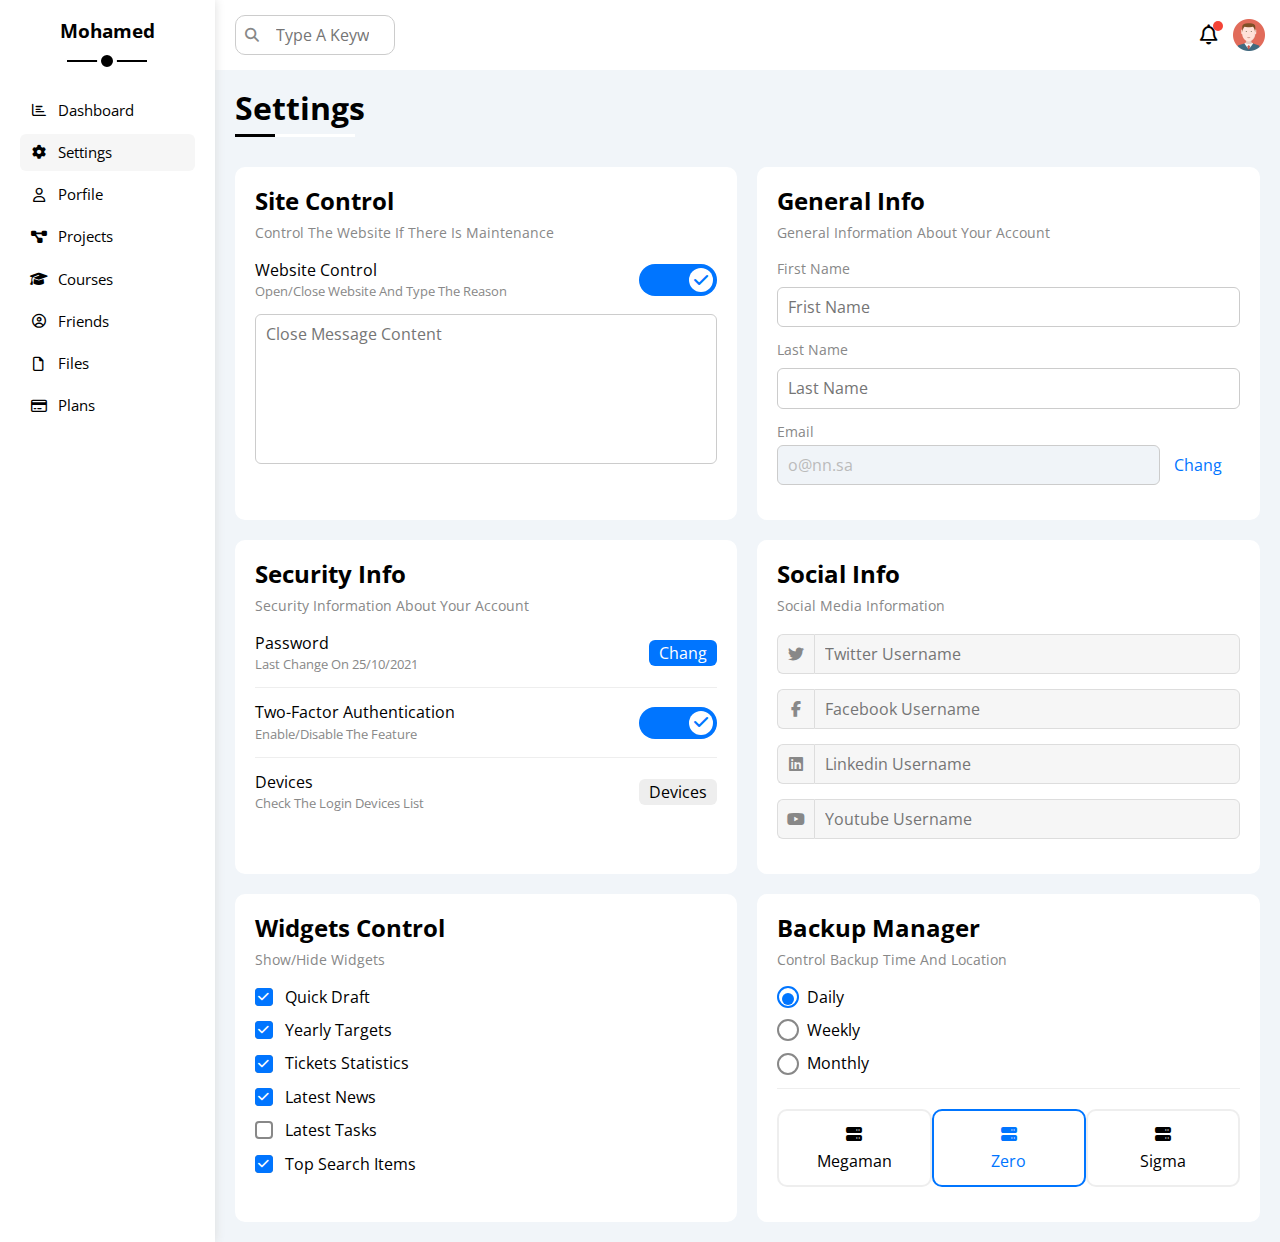
<file: settings.html>
<!DOCTYPE html>
<html lang="en">
<head>
    <meta charset="UTF-8">
    <meta name="viewport" content="width=device-width, initial-scale=1.0">
    <link rel="stylesheet" href="css/all.min.css">
    <link rel="stylesheet" href="css/normalize.css">
    <link rel="stylesheet" href="css/freamwork.css">
    <link rel="stylesheet" href="css/style.css">       
    <link rel="preconnect" href="https://fonts.googleapis.com">
<link rel="preconnect" href="https://fonts.gstatic.com" crossorigin>
<link href="https://fonts.googleapis.com/css2?family=Open+Sans:ital,wght@0,300..800;1,300..800&display=swap" rel="stylesheet">
    <title>settings</title>
</head>
<body>
    <div class="page d-flex">
        <div class="sidebar bg-white p-20 p-relative">
            <h3 class="p-relative text-c mt-0">Mohamed</h3>
            <ul>
                <li>
                    <a class=" d-flex align-center fs-14 c-black red-6 p-10" href="index.html">
                        <i class="fa-regular fa-chart-bar fa-fw"></i>
                        <span>Dashboard</span>
                    </a>
                </li>
                <li>
                    <a class="active d-flex align-center fs-14 c-black red-6 p-10" href="settings.html">
                        <i class="fa-solid fa-gear fa-fw"></i>
                        <span>settings</span>
                    </a>
                </li>
                <li>
                    <a class=" d-flex align-center fs-14 c-black red-6 p-10" href="porfile.html">
                        <i class="fa-regular fa-user fa-fw"></i>
                        <span>porfile</span>
                    </a>
                </li>                
                <li>
                    <a class=" d-flex align-center fs-14 c-black red-6 p-10" href="projects.html">
                        <i class="fa-solid fa-diagram-project fa-fw"></i>
                        <span>projects</span>
                    </a>
                </li>
                <li>
                    <a class=" d-flex align-center fs-14 c-black red-6 p-10" href="courses.html">
                        <i class="fa-solid fa-graduation-cap fa-fw"></i>
                        <span>courses</span>
                    </a>
                </li>
                <li>
                    <a class=" d-flex align-center fs-14 c-black red-6 p-10" href="friends.html">
                        <i class="fa-regular fa-circle-user fa-fw"></i>
                        <span>friends</span>
                    </a>
                </li>
                <li>
                    <a class=" d-flex align-center fs-14 c-black red-6 p-10" href="files.html">
                        <i class="fa-regular fa-file fa-fw"></i>
                        <span>files</span>
                    </a>
                </li>
                <li>
                    <a class="d-flex align-center fs-14 c-black red-6 p-10" href="plans.html">
                        <i class="fa-regular fa-credit-card fa-fw"></i>
                        <span>plans</span>
                    </a>
                </li>                
            </ul>
        </div>
        <div class="content w-full">
            <!-- start head -->
            <div class="head bg-white p-15 d-flex align-center space-between">
                <div class="search p-relative">
                    <input class="p-10" type="search" placeholder="Type A Keyword">
                </div>
                <div class="icons d-flex align-center">
                    <span class="notification p-relative">
                        <i class="fa-regular fa-bell fa-lg"></i>
                    </span>
                    <img src="avatar.png" alt="">
                </div>
            </div>
            <!-- end head -->
            <h1 class="p-relative">settings</h1>    
            <div class="settings-page m-20 d-grid gap-20">
                <!--start settings box-->
                <div  class="bg-white p-20 red-10">
                    <h2 class="mb-10 mt-0">Site Control</h2>
                    <p class="mt-0 mb-20 c-grey fs-14">Control The Website If There Is Maintenance</p>
                    <div class="mb-15 between-flex">
                        <div>
                            <span class="d-block">Website Control</span>
                            <p class="c-grey mt-5 mb-0 fs-13">Open/Close Website And Type The Reason</p>
                        </div>
                        <div>
                            <label>
                                <input class="toggle-checkbox" type="checkbox" checked>
                                <div class="toggle-switch">
                                </div>
                            </label>
                        </div>
                    </div>
                    <textarea class="close-message b-none p-10 red-6 d-block w-full" placeholder="close message content"></textarea>
                </div>
                <!-- end settings box-->
                <!--start settings box-->
                <div  class="bg-white p-20 red-10">
                    <h2 class="mb-10 mt-0">General Info</h2>
                    <p class="mt-0 mb-20 c-grey fs-14">General Information About Your Account</p>                    
                    <div class="mb-15">
                        <label class="fs-14 d-block mb-10 c-grey" for="first">first name</label>
                        <input class="b-none border-ccc p-10 red-6 d-block w-full" type="text" id="first" placeholder="frist name">
                    </div>
                    <div class="mb-15">
                        <label class="fs-14 d-block mb-10 c-grey" for="last">last name</label>
                        <input class="b-none border-ccc p-10 red-6 d-block w-full" type="text" id="last" placeholder="last name">
                    </div>
                    <div class="mb-15">
                        <label class="fs-14 d-block mb-5 c-grey" for="email">email</label>
                        <input class="email b-none border-ccc p-10 red-6 d-block w-full mr-10"type="email" id="email" value="o@nn.sa" disabled>
                            <a class="c-blue" href="#">chang</a>
                    </div>
                </div>
                <!-- end settings box-->
                <!--start settings box-->
                <div  class="bg-white p-20 red-10">
                    <h2 class="mb-10 mt-0">Security Info</h2>
                    <p class="mt-0 mb-20 c-grey fs-14">Security Information About Your Account</p>
                    <div class="sec-box mb-15 between-flex">
                        <div>
                            <span>password</span>
                            <p class="c-grey mb-0 mt-5 fs-13">Last Change On 25/10/2021</p>
                        </div>
                        <a class="button bg-blue c-white btn-shape" href="#">chang</a>
                    </div>


                    <div class="sec-box mb-15 between-flex">
                        <div>
                            <span>Two-Factor Authentication</span>
                            <p class="c-grey mb-0 mt-5 fs-13">Enable/Disable The Feature</p>
                        </div>
                        <label>
                            <input class="toggle-checkbox" type="checkbox" checked>
                            <div class="toggle-switch">
                            </div>
                        </label>
                    </div>


                    <div class="sec-box between-flex">
                        <div>
                            <span>Devices</span>
                            <p class="c-grey mb-0 mt-5 fs-13">Check The Login Devices List</p>
                        </div>
                        <a class="bg-eee c-black btn-shape" href="#">Devices</a>
                    </div>                                          
                </div>
                <!-- end settings box-->
                <!--start settings box-->
                <div  class="social-boxes bg-white p-20 red-10">
                    <h2 class="mb-10 mt-0">Social Info</h2>
                    <p class="mt-0 mb-20 c-grey fs-14">Social Media Information</p>                                       
                    <div class="d-flex align-center mb-15">
                        <i class="fa-brands fa-twitter center-flex c-grey"></i>
                        <input class="w-full" type="text" placeholder="twitter username">
                    </div>
                    <div class="d-flex align-center mb-15">
                        <i class="fa-brands fa-facebook-f center-flex c-grey"></i>
                        <input class="w-full" type="text" placeholder="facebook username">
                    </div>
                    <div class="d-flex align-center mb-15">
                        <i class="fa-brands fa-linkedin center-flex c-grey"></i>
                        <input class="w-full" type="text" placeholder="linkedin username">
                    </div>
                    <div class="d-flex align-center mb-15">
                        <i class="fa-brands fa-youtube center-flex c-grey"></i>
                        <input class="w-full" type="text" placeholder="youtube username">
                    </div>
                </div>
                <!-- end settings box-->
                <!--start settings box-->
                <div class="widgests-control bg-white p-20 red-10">
                    <h2 class="mb-10 mt-0">Widgets Control</h2>
                    <p class="mt-0 mb-20 c-grey fs-14">Show/Hide Widgets</p>                                       
                    <div class="control d-flex align-center mb-15">
                        <input type="checkbox" id="one" checked>
                        <label for="one">Quick Draft</label>
                    </div>
                    <div class="control d-flex align-center mb-15">
                        <input type="checkbox" id="two" checked>
                        <label for="two">Yearly Targets</label>
                    </div>
                    <div class="control d-flex align-center mb-15">
                        <input type="checkbox" id="There" checked>
                        <label for="There">Tickets Statistics</label>
                    </div>
                    <div class="control d-flex align-center mb-15">
                        <input type="checkbox" id="four" checked>
                        <label for="four">Latest News</label>
                    </div>
                    <div class="control d-flex align-center mb-15">
                        <input type="checkbox" id="five" >
                        <label for="five">Latest Tasks</label>
                    </div>
                    
                    <div class="control d-flex align-center mb-15">
                        <input type="checkbox" id="six" checked>
                        <label for="six">Top Search Items</label>
                    </div>
                </div>
                <!-- end settings box-->
                <!--start settings box-->
                <div class="Backup-control bg-white p-20 red-10">
                    <h2 class="mb-10 mt-0">Backup Manager</h2>
                    <p class="mt-0 mb-20 c-grey fs-14">Control Backup Time And Location</p>                                       
                    <div class="date d-flex align-center mb-15">
                        <input type="radio" name="Time" id="Daily" checked>
                        <label for="Daily">Daily</label>
                    </div>    
                    <div class="date d-flex align-center mb-15">
                        <input type="radio" name="Time" id="Weekly">
                        <label for="Weekly">Weekly</label>
                    </div> 
                    <div class="date d-flex align-center mb-15">
                        <input type="radio" name="Time" id="Monthly">
                        <label for="Monthly">Monthly</label>
                    </div> 
                    
                    <div class="servers d-flex align-center text-c">

                        <input type="radio" name="servers" id="server-one">
                        <div class="server mb-15 red-10 w-full">
                            <label class="d-block m-15" for="server-one">
                                <i class="fa-solid fa-server d-block mb-10"></i>
                                Megaman
                            </label>
                        </div>

                        <input type="radio" name="servers" id="server-two" checked>
                        <div class="server mb-15 red-10 w-full">
                            <label class="d-block m-15" for="server-two">
                                <i class="fa-solid fa-server d-block mb-10"></i>
                                Zero
                            </label>
                        </div>

                        <input type="radio" name="servers" id="server-three">
                        <div class="server mb-15 red-10 w-full">
                            <label class="d-block m-15" for="server-three">
                                <i class="fa-solid fa-server d-block mb-10"></i>
                                Sigma
                            </label>
                        </div>
                    </div>
                </div>
                <!-- end settings box-->
            </div>           
        </div>
    </div>
</body>
</html>
</file>
<file: css/freamwork.css>
:root{
    --blue-color: #0075ff;
    --blue-alt-color: #0d69d5;
    --orange-color: #f59e0b;
    --green-color: #22c55e;
    --red-color: #f44336;
    --gray-color: #888;
}
/* start box */
.d-flex{
    display: flex;
}
.f-wrap{
    flex-wrap: wrap;
}
.align-center{
    align-items: center;
}
.space-between{
    justify-content: space-between;
}
.d-grid{
    display: grid;
}
.gap-20{
    gap: 20px;
}
@media (max-width: 767px){
    .block-mobile{
        display: block;
    }
    .text-c-mobile{
        text-align: center;
    }
    .hide-mobile{
        display: none;
    }
    
}
.text-c{
    text-align: center;
}
.d-block{
    display: block;
}
/* end box */
/* start padding+ margin */
.p-20{
    padding: 20px;   
}
.p-10{
    padding: 10px;
}
.p-15{
    padding: 15px;
}
.pt-10{
    padding-top: 10px;
}
.pt-15{
    padding-top: 15px;
}
.pb-15{
    padding-bottom: 15px;
}
.pb-10{
    padding-bottom: 10px;
}
.pl-15{
    padding-left: 15px;
}
.m-15{
    margin: 15px;
}
.m-20{
    margin: 20px;
}
.mt-0{
    margin-top: 0;
}
.mt-5{
    margin-top: 5px;
}
.mt-10{
    margin-top: 10px;
}
.mt-20{
    margin-top: 20px;
}
.mt-25{
    margin-top: 25px;
}
.mr-10{
    margin-right: 10px;
}
.mr-15{
    margin-right: 15px;
}
.mb-15{
    margin-bottom: 15px;
}
.mb-20{
    margin-bottom: 20px;
}
.mb-10{
    margin-bottom: 10px;
}
.mb-5{
    margin-bottom: 5px;
}
.mb-0{
    margin-bottom: 0;
}
.m-0{
    margin: 0;
}
/* end padding+ margin */
/* start color */
.bg-white{
    background-color: white;
}
.c-black{
    color: black;
}
.c-grey{
    color: #888;
}
.bg-eee{
    background-color: #eee;
}
.bg-blue{
    background-color: #0075ff;
}
.bg-red{
    background-color: #f44336;
}

.c-white{
    color: white;
}
.c-blue{
    color: #0075ff;
}
.c-orang{
    color: orange;
}
.c-green{
    color: green;
}
.c-red{
    color: #f44336;
}
.bg-orang{
    background-color: orange;
}
.bg-green{
    background-color: #22c55e;
}
/* end color */
/* start position*/
.p-relative{
    position: relative;
}
.p-absolute{
    position: absolute;
}
/* end position */
/* start font */

.fs-15{
    font-size: 15px;
}
.fs-14{
    font-size: 14px;
}
.fs-13{
    font-size: 13px;
}
.fs-25{
    font-size: 25px;
}
.fw-bold{
    font-weight: bold;
}
.fw-normal{
    font-weight: normal;
}
/* end font */
/* start border */

.red-6{
    border-radius: 6px;
}
.red-10{
    border-radius: 10px;
}
.red-half{
    border-radius: 50%;
}
.b-none{
    border: none;
}
.border-ccc{
    border: 1px solid #ccc;
}
.border-eee{
    border:  1px solid #eee;
}
/* end border */
/* start width */
.w-100{
    width: 100px;
}
.h-100{
    height: 100px;
}
.w-full{
    width: 100%;
}
.w-fit{
    width: fit-content;
}
.h-full{
    height: 100%;
}
/* end width */
/* start components */
.between-flex{
    display: flex;
    align-items: center;
    justify-content: space-between;
}
.center-flex{
    display: flex;
    align-items: center;
    justify-content: center;
}
/* end components */
/* @media (max-width: 767px){
    .txt-c-mobile{
        text-align: center;
    }
} */
.btn-shape{
    padding: 4px 10px;
    border-radius: 6px;
}
</file>
<file: css/style.css>
*{
    -webkit-box-sizing: border-box;
    -moz-box-sizing: border-box;
    box-sizing: border-box;
}
:root{
    --blue-color: #0075ff;
    --blue-alt-color: #0d69d5;
    --orange-color: #f59e0b;
    --green-color: #22c55e;
    --red-color: #f44336;
    --gray-color: #888;
}
html{
    scroll-behavior: smooth;
}
body{
    font-family: "Open Sans", serif;
    margin: 0;
}
*{
    outline: none;
    text-transform: capitalize;
    
}
ul{
    list-style: none;
    padding: 0;
    margin: 0;
}
::-webkit-scrollbar{
    width: 15px;
}
::-webkit-scrollbar-track{
    background-color: white;
}
::-webkit-scrollbar-thumb{
    background-color: var(--blue-color);
}
::-webkit-scrollbar-thumb:hover{
    background-color: var(--blue-alt-color);
}
a{
    text-decoration: none;
}
.container{
    padding-left: 15px; 
    padding-right: 15px;
    margin-left: auto;
    margin-right: auto;
}
@media (min-width: 768px){
    .container{
        width: 750px;
    }
}
@media (min-width: 992px){
    .container{
        width: 970px;
    }
}
@media (min-width: 1200px){
    .container{
        width: 1170px;
    }
} 
.page{
    background-color: #f1f5f9;
    min-height: 100vh;
}
/* start side  */
.sidebar{
    width: 250px;
    box-shadow: 0 0 10px #ddd;
}
.sidebar > h3{
    margin-bottom: 50px;
}
.sidebar > h3::before{
    content: "";
    position: absolute;
    background-color: black;
    width: 80px;
    height: 2px;
    bottom: -20px;
    left: 50%;
    transform: translateX(-50%);
}
.sidebar > h3::after{
    content: "";
    background-color: black;
    position: absolute;
    border: 4px solid white;
    left: 50%;
    bottom: -29px;
    width: 12px;
    height: 12px;
    border-radius: 50%;
    transform: translateX(-50%);
}
.sidebar ul li a{
    transition: 0.3s;
    margin-bottom: 5px;
}
.sidebar ul li a:hover,
.sidebar ul li a.active{
    background-color: #f6f6f6;
}
.sidebar ul li a span{
    font-size: 15px;
    margin-left: 10px;
}
@media (max-width: 767px){
    .sidebar{
        width: 58px;
        padding: 10px;
    }
    .sidebar > h3{
        font-size: 11px;
        margin-bottom: 15px;        
        margin-left: -9px;
    }
    .sidebar > h3::before,
    .sidebar > h3::after{
        display: none;
    }
    .sidebar ul li a span
    {
        display: none;
    }
}
/* end side */
/* start head */
.content{
    overflow: hidden;
}
.head .search::before{
    font-family: "font awesome 6 free";
    content: "\f002";
    font-weight: 900;
    position: absolute;
    left: 15px;
    top: 50%;
    transform: translateY(-50%);
    font-size: 14px;
    color: var(--gray-color);
}
.head .search input{
    border: 1px solid #ccc;
    border-radius: 10px;
    margin-left: 5px;
    padding-left: 40px;
    width: 160px;
    transition: width 0.3s;
}
.head .search input:focus{
    width: 200px;    
} 
.head .search input:focus::placeholder{
    opacity: 0;
}
.head .icons .notification::before{
    content: "";
    position: absolute;
    width: 10px;
    height: 10px;
    border-radius: 50%;
    background-color: var(--red-color);
    top: -5px;
    right: -5px;
}
.head .icons img{
    width: 32px;
    height: 32px;
    margin-left: 15px;
}
.page h1{
    margin: 20px 20px 40px;
}
.page h1::before,
.page h1::after{
    content: "";
    height: 3px;
    position: absolute;
    bottom: -10px;
    left: 0;
}
.page h1::before{
    background-color: white;
    width: 120px;
}
.page h1::after{
    background-color: black;
    width: 40px;
}
.wrapper{
    grid-template-columns: repeat(auto-fill, minmax(450px, 1fr));
    margin-left: 20px;
    margin-right: 20px;
    margin-bottom: 20px;
}
@media (max-width: 767px){
    .wrapper{
        grid-template-columns: minmax(200px, 1fr);
        margin-left: 10px;
        margin-right: 10px;
        gap: 10px;
    }
}
/* end head */
/* start wel */
.welcome{
    overflow: hidden;
}
.welcome .intro img{
    width: 200px;
    margin-bottom: -10px;
}
.welcome .avatar{
    width: 64px;
    height: 64px;
    border: 2px solid white;
    padding: 3px;
    box-shadow: 0 0 5px #ddd;
    margin-left: 20px;
    margin-top: -32px;
    border-radius: 50%;
}
.welcome .body{
    border-top: 1px solid #eee;
    border-bottom: 1px solid #eee;
}
.welcome .body > div{
    flex: 1;
}
.welcome .visit{
    margin: 0 15px 15px auto;
    transition: 0.3s;
}
.welcome .visit:hover{
    background-color: var(--blue-alt-color);
}
@media (max-width: 767px){
    .welcome .intro{
        padding-bottom: 30px;
    }
    .welcome .intro img{
        display: none;
    }
    .welcome .avatar{
        margin-left: 0;
    }
    .welcome .body > div:not(:last-child){
        margin-bottom: 20px;
    }
}
/* end wel */
/* start quick*/
.quick-draft textarea{
    resize: none;
    min-height: 180px;
}
.quick-draft .save{
    margin-left: auto;
    transition: 0.3s;
    cursor: pointer;
}
.quick-draft .save:hover{
    background-color: var(--blue-alt-color);
}
/* end quick */
/* start target */
.targets .targets-row .icon{
    width: 80px;
    height: 80px;
    margin-right: 15px;    
}
.targets .details {
    flex: 1;
}
.targets .details .progress{
    height: 4px;
}
.targets .details .progress > span{
    position: absolute;
    left: 0;
    height: 100%;
    top: 0;
}
.targets .details .progress > span span{
    position: absolute;
    bottom: 16px;
    right: -16px;
    color: white;
    padding: 2px 5px;
    border-radius: 6px;
    font-size: 13px;
}
.targets .details .progress > span span::after{
    content: "";
    position: absolute;
    border-color: transparent;
    border-width: 5px;    
    border-style: solid;    
    left: 50%;
    bottom: -10px;
    transform: translateX(-50%);
}
.targets .details .progress > .blue span::after{
    border-top-color: var(--blue-color);
} 
.targets .details .progress > .orang span::after{
    border-top-color: var(--orange-color);
}
.targets .details .progress > .green span::after{
    border-top-color:var(--green-color);
}
.blue .icon,
.blue .progress{
    background-color: rgb(0 117 255 / 20%);
} 
.orang .icon,
.orang .progress{
    background-color: rgb(245 158 11 / 20%);
}
.green .icon,
.green .progress{
    background-color: rgb(34 197 94 / 20%)
}
/* end target */
/* start ticets*/
.tickets .box{
    border: 1px solid #ccc;
    width: calc(50% - 10px);
}
@media (max-width: 767px){
    .tickets .box{
        width: 100%;
    }
}
/* end ticets */
/* start latest*/
.latest-news .news-row:not(:last-of-type){
    margin-bottom: 20px;
    padding-bottom: 20px;
    border-bottom: 1px solid #eee;
}
.latest-news .news-row img{
    width: 100px;
    border-radius: 6px;
    margin-right: 15px;
}
.latest-news .info{
    flex-grow: 1;
}
.latest-news .info h3{
    margin: 0 0 6px;
    font-size: 16px;
}
@media (max-width: 767px){
    .latest-news .news-row{
        display: block;
    }
    .latest-news .news-row .label {
        margin: 10px auto;
    }
}
/* end latest*/
/* start tasks */
.tasks .tasks-row:not(:last-of-type){
    margin-bottom: 15px;
    padding-bottom: 15px;
    border-bottom: 1px solid #eee;
}
.tasks .info{
    flex-grow: 1;
}
.tasks .done{
    opacity: 0.3;
}
.tasks .done h3,
.tasks .done p{
    text-decoration: line-through
}
.tasks .delete{
    cursor: pointer;
    transition: 0.3s;
}
.tasks .delete:hover{
    color: var(--red-color);
}
/* end tasks */
/* start latest uploade*/
.latest-uploads ul li:not(:last-child){
    border-bottom: 1px solid #eee;
}
.latest-uploads ul li img{
    width: 40px;
}
/* end latest uploade */
/* start last project*/
.last-project ul::before{
    content: "";
    position: absolute;
    left: 11px;
    width: 2px;
    height: 100%;
    background-color: var(--blue-color);
}
.last-project ul li::before{
    content: "";
    height: 20px;
    width: 20px;
    background-color: white;
    border-radius: 50%;
    border: 2px solid white;
    outline: 2px solid var(--blue-color);
    margin-right: 15px;
    z-index: 1;
}
.last-project ul li.done::before{    
    background-color: var(--blue-color);
}
.last-project ul li.current::before{
    content: "";
    animation: chang-color 0.8s infinite alternate;
}
.last-project img{
    position: absolute;
    width: 180px;
    right: 0;
    bottom: 0;
    opacity: 0.3;
}
/* end last project*/
/*start reminders */
.reminders ul li .key{
    width: 15px;
    height: 15px;
}
.reminders ul li > .blue{
    border-left: 2px solid var(--blue-color);
}
.reminders ul li > .orang{
    border-left: 2px solid var(--orange-color);
}
.reminders ul li > .green{
    border-left: 2px solid var(--green-color);
}
.reminders ul li > .red{
    border-left: 2px solid var(--red-color);
}
/* end reminders */
/* start latest post */
.latest-post .avatar{
    width: 48px;
    height: 48px;
}
.latest-post .post-content{
    line-height: 1.8;
    border-top: 1px solid #eee;
    border-bottom:  1px solid #eee;
    min-height: 140px;
}
/* end latest post */
/* start social */
.social .box{
    padding-left: 70px;
}
.social .box i{
    position: absolute;
    left: 0;
    top: 0;
    width: 52px;
    transition: 0.3s;
}
.social .box i:hover{
    transform: rotate(5deg);
}
.social .twitter{
    background-color: rgb(29 161 242 / 20%);
    color: #1da1f2;
}
.social .twitter i,
.social .twitter a{
    background-color:  #1da1f2;
}
.social .facebook{
    background-color: rgb(24 119 242 / 20%);
    color: #1877f2;
}
.social .facebook i,
.social .facebook a{
    background-color: #1877f2;
}
.social .youtube{
    background-color: rgb(255 0 0 / 20%);
    color: #ff0000;
}
.social .youtube i,
.social .youtube a{
    background-color: #ff0000;
}
.social .linkdin{
    background-color: rgb(0 119 181 / 20%);
    color: #0077b5;
}
.social .linkdin i,
.social .linkdin a{
    background-color: #0077b5;
}
/* end social*/
/* start project table*/
.projects .responsive-table{
    overflow-x: auto;
} 
.projects table{
    min-width: 1000px;
    border-spacing: 0;
}
.projects thead td{
    background-color: #eee;
    font-weight: bold;
}
.projects table td{
    padding: 15px;
}
.projects tbody td{
    border-bottom: 1px solid #eee;
    border-left: 1px solid #eee;
    transition: 0.3s;
}
.projects table tbody tr td:last-child {
    border-right: 1px solid #eee;
}
.projects tbody tr:hover td{
    background-color: #faf7f7;
}
.projects table img{
    width: 32px;
    height: 32;
    border-radius: 50%;
    padding: 2px;
    background-color: white;
}
.projects table img:not(:first-child){
    margin-left: -20px;
}
.projects table .label{
    font-size: 13px;
}
/* end table */
/* start settings */
.toggle-checkbox{
    appearance: none; 
    display: none;   
}
.toggle-switch{
    background-color: #ccc;
    width: 78px;
    height: 32px;
    border-radius: 16px;
    cursor: pointer;
    position: relative;
    transition: 0.3s;    
}
.toggle-switch::before{
    font-family: "font awesome 6 free";
    content: "\f00d";
    font-weight: 900;
    position: absolute;
    background-color: white;
    width: 24px;
    height: 24px;
    border-radius: 50%;
    top: 4px;
    left: 4px;
    display: flex;
    align-items: center;
    justify-content: center;
    color: #aaa;
    transition: 0.3s;
}
.toggle-checkbox:checked + .toggle-switch{
    background-color: var(--blue-color);
}
.toggle-checkbox:checked + .toggle-switch::before{
    font-family: "font awesome 6 free";
    content: "\f00c";
    left: 50px;
    color: var(--blue-color);
}
/* end settings */
/* start settings box*/
.settings-page {
    grid-template-columns: repeat(auto-fill, minmax(500px, 1fr));    
}
@media (max-width: 767px){
    .settings-page{
        grid-template-columns: minmax(100px, 1fr);
        margin-left: 10px;
        margin-right: 10px;
        gap: 10px;
    }
}
.settings-page .close-message{
    border: 1px solid #ccc;
    resize: none;
    min-height: 150px;
}
.settings-page .email{
    display: inline-flex;
    width: calc(100% - 80px);
    text-transform: lowercase;
}
.settings-page .sec-box{
    padding-bottom: 15px;
}
.settings-page .sec-box:not(:last-of-type){
    border-bottom: 1px solid #eee
}
.settings-page .sec-box .button{
    transition: 0.3s;
}
.settings-page .sec-box .button:hover{
    background-color: var(--blue-alt-color);
}
.settings-page .social-boxes i{
    width: 40px;
    height: 40px;
    background-color: #f6f6f6;
    border: 1px solid #ddd;
    border-right: none;
    border-radius: 6px 0 0 6px;
    transition: 0.3s;
}
.settings-page .social-boxes input{
    height: 40px;
    background-color: #f6f6f6;
    border: 1px solid #ddd;
    padding-left: 10px;
    border-radius:0 6px 6px 0;
}
.settings-page .social-boxes > div:focus-within i{
    color: black;
}
.settings-page :disabled{
    cursor: no-drop;
    background-color: #f0f4f8;
    color: #bbb;
}
.widgests-control .control input[type="checkbox"]{
    appearance: none;
}
.widgests-control .control label{
    padding-left: 30px;
    cursor: pointer;
    position: relative;
}
.widgests-control .control label::before{
    content: "";
    position: absolute;
    left: 0;
    top: 50%;
    width: 14px;
    height: 14px;
    border: 2px solid var(--gray-color);
    margin-top: -9px;
    border-radius: 4px;
}
.widgests-control .control label:hover:before{
    border-color: var(--blue-alt-color);
}
.widgests-control .control label::after{
    font-family: "font awesome 6 free";
    content: "\f00c";
    font-weight: 900;
    position: absolute;
    left: 0;
    top: 50%;
    margin-top: -9px;
    background-color: var(--blue-color);
    color: white;
    font-size: 12px;
    width: 18px;
    height: 18px;
    display: flex;
    align-items: center;
    justify-content: center;
    transform: scale(0) rotate(360deg);
    transition: 0.3s;
    border-radius: 4px;
}
.widgests-control .control input[type="checkbox"]:checked + label::after{
    transform: scale(1);
}
.Backup-control input[type="radio"]{
    appearance: none;    
}
.Backup-control .date label{
    padding-left: 30px;
    position: relative;
    cursor: pointer;
}
.Backup-control .date label::before{
    content: "";
    position: absolute;
    top: 50%;
    left: 0;
    margin-top: -11px;
    width: 18px;
    height: 18px;
    border: 2px solid var(--gray-color);
    border-radius: 50%;
}
.Backup-control .date label::after{
    content: "";
    position: absolute;
    left: 5px;
    top: 5px;
    width: 12px;
    height: 12px;
    background-color: var(--blue-color);
    border-radius: 50%;
    transform: scale(0);
    transition: 0.3s;
}
.Backup-control .date input[type="radio"]:checked + label::before{
    border-color: var(--blue-color);
}
.Backup-control .date input[type="radio"]:checked + label::after{
    transform: scale(1);
}
.Backup-control .servers{
    border-top: 1px solid #eee;
    padding-top: 20px;
}
@media (max-width: 767px){
    .Backup-control .servers{
        flex-wrap: wrap;
    }
}
.Backup-control .servers .server{
    border: 2px solid #eee;
    position: relative;
}
.Backup-control .servers .server label{
    cursor: pointer;
}
.Backup-control .servers input[type="radio"]:checked + .server{
    border-color: var(--blue-color);
    color: var(--blue-color);
}
/*end settings box*/
/*start profile */
@media (max-width: 767px){
    .profile-page .overview{
        flex-direction: column;
    }
}
.profile-page .avatar-box{
    width: 300px;    
}
@media (min-width: 768px){
    .profile-page .avatar-box{       
        border-right: 1px solid #eee;
    }
}
.profile-page .avatar-box > img{
    width: 120px;
    height: 120px;
}
.profile-page .avatar-box .level{
    height: 6px;
    overflow: hidden;
    margin: auto;
    width: 65%;    
} 
.profile-page .avatar-box .level span{
    position: absolute;    
    top: 0;
    left: 0;
    height: 100%;
    background-color: var(--blue-color);
    border-radius: 6px;
} 
.profile-page .info-box .box {
    flex-wrap: wrap;
    border-bottom: 1px solid rgb(238, 238, 238);
    transition: 0.3s;
}
.profile-page .info-box .box:hover{
    background-color: #f9f9f9;
} 
.profile-page .info-box .box > div{
    min-width: 250px;
    padding: 10px 0 0;    
} 

.profile-page .info-box .toggle-switch {
    height: 20px;
}
@media (max-width: 767px) {
    .profile-page .info-box .toggle-switch {
        margin: auto;
    }
}    
.profile-page .info-box .toggle-switch::before {
    width: 12px;
    height: 12px;
    font-size: 8px;
}
.profile-page .info-box .toggle-checkbox:checked + .toggle-switch::before {
    left: 62px;
}
/* start training code */
@media (max-width: 767px){
    .profile-page .other-data{
    flex-direction: column;
    }
}
.profile-page .skills-card{
    flex-grow: 1;
}
.profile-page .skills-card ul li{
    padding: 15px 0;
}
.profile-page .skills-card ul li:not(:last-child){
    border-bottom: 1px solid #eee;
}
.profile-page .skills-card ul li span{
    display: inline-flex;
    padding: 4px 10px;
    background-color: #eee;
    border-radius: 6px;
    font-size: 14px;
}
.profile-page .skills-card ul li span:not(:last-child){
    margin-right: 5px;
}
.profile-page .activities{
    flex-grow: 2;
}
.profile-page .activity:not(:last-of-type){
    border-bottom: 1px solid #eee;
    padding-bottom: 20px;
    margin-bottom: 20px;
}
.profile-page .activity img{
    width: 64px;
    height: 64px;
    margin-right: 10px;
}

@media (min-width: 768px){
    .profile-page .activity .date{
        margin-left: auto;
        text-align: right;
    }
}

@media (max-width: 767px){
    .profile-page .activity {
        flex-direction: column;
    }
    .profile-page .activity img{
        margin-right: 0;
        margin-bottom: 15px;
    }
    .profile-page .activity .date{
        margin-top: 15px;
    }
}
/* end training page */
/*end profile */
/* start projects page */
.projects-page {
    grid-template-columns: repeat(auto-fill, minmax(500px, 1fr));
}
@media (max-width: 767px){
    .projects-page {
        grid-template-columns: minmax(200px, 1fr);
        margin-left: 10px;
        margin-right: 10px;
        gap: 10px;
    }
}
.projects-page .date{
    position: absolute;
    right: 10px;
    top: 10px;
}
.projects-page .team{
    position: relative;
    min-height: 80px;
}
.projects-page .team a{
    position: absolute;
    left: 0;
    bottom: 0;
}
.projects-page .team a:nth-child(1){
    left: 25px;
}
.projects-page .team a:nth-child(2){
    left: 50px;
}
.projects-page .team a:nth-child(3){
    left: 75px;
}
.projects-page .team a:hover{
    z-index: 1000;
}
.projects-page .team img{
    width: 40px;
    height: 40px;
    border-radius: 50%;
    border: 2px solid white;
}
.projects-page .do{
    justify-content: flex-end;
    border-top: 1px solid #eee;
    padding-top: 15px;
    margin-top: 15px;
}
@media (max-width: 767px){
    .projects-page .do{
        flex-direction: column;
    }
}
.projects-page .do span{
    padding: 3px 8px;
    margin-left: 5px;
    width: fit-content;
}
@media (max-width: 767px){
    .projects-page .do span:not(:last-child){
        margin-bottom: 15px;
    }
}
.projects-page .info{
    border-top: 1px solid #eee;
    padding-top: 15px;
    margin-top: 15px;
}
@media (max-width: 767px){
    .projects-page .info{
        flex-direction: column;
    }
}
.projects-page .prog{
    width: 260px;
    height: 8px;
    position: relative;
    border-radius: 6px;
}
@media (max-width: 767px){
    .projects-page .prog{
        margin-bottom: 15px;
    }
}
.projects-page .prog span{
    position: absolute;
    left: 0;
    top: 0;
    height: 100%;
    border-radius: 6px;
}
/* end projects page */
/* start courses page*/
.courses-page{
    grid-template-columns: repeat(auto-fill, minmax(300px, 1fr));
}
@media (max-width: 767px){
    .courses-page {
        grid-template-columns: minmax(200px, 1fr);
        margin-left: 10px;
        margin-right: 10px;
        gap: 10px;
    }
}
.courses-page .course{
    overflow: hidden;
}
.courses-page .cover{
    max-width: 100%;
}
.courses-page .instructor{
    position: absolute;
    width: 64px;
    height: 64px;
    left: 20px;
    top: 20px;
    border-radius: 50%;
    border: 2px solid white;
}
.courses-page .discription{
    line-height: 1.6;
}
.courses-page .info{
    border-top: 1px solid #eee;
    font-size: 13px;
}
.courses-page .info .title{
    position: absolute;
    left: 50%;
    transform: translateX(-50%);
    font-size: 13px;
    top: -13px;       
}
/* end courses page*/
/* srart frindes page */
.frindes-page{
    grid-template-columns: repeat(auto-fill, minmax(300px, 1fr));
}
@media (max-width: 767px){
    .frindes-page {
        grid-template-columns: minmax(200px, 1fr);
        margin-left: 10px;
        margin-right: 10px;
        gap: 10px;
    }
}
.frindes-page .contact{
    position: absolute;
    left: 10px;
    top: 10px;
}
.frindes-page .contact i {
    background-color: #eee;
    padding: 10px;
    border-radius: 50%;
    color: #666;
    font-size: 13px;
    cursor: pointer;
}
.frindes-page .contact i:hover{
    background-color: var(--blue-color);
    color: white;
}
.frindes-page .friend .icons{
    border-top: 1px solid #eee;
    border-bottom: 1px solid #eee;
    margin-top: 15px;
    margin-bottom: 15px;
    padding-top: 15px;
    padding-bottom: 15px;
}
.frindes-page .friend .icons i{
    margin-right: 7px;
}
.frindes-page .friend .icons .vip{
    position: absolute;
    right: 0;
    top: 50%;
    transform: translateY(-50%);
    font-size: 50px;
    opacity: 0.2;
}
/* end frindes page */
/*start files page */
.files-page{
    align-items: flex-start;
    flex-direction: row-reverse;
}
@media (max-width: 767px){
    .files-page{
        flex-direction: column;
        align-items: normal;
    }
}
.files-page .files-stats{
    min-width: 260px;    
}

.files-page .files-stats .icon{
    width: 40px;
    height: 40px;
    margin-right: 10px;
}
.files-page .files-stats .size{
    margin-left: auto;
}
.files-page .files-stats .blue{
    background-color: rgb(0 117 255 / 20%);
}
.files-page .files-stats .green{
    background-color: rgb(34 197 94 / 20%);
}
.files-page .files-stats .red{
    background-color: rgb(244 67 54 / 20%);
}
.files-page .files-stats .orang{
    background-color: rgb(245 158 11 / 20%);
}
.files-page .files-stats .upload{
    margin: 15px auto 0;
    padding: 10px 15px;
    transition: 0.3s;
}
.files-page .files-stats .upload:hover{
    background-color: var(--blue-alt-color);
}
.files-page .files-stats .upload:hover i{
    animation: go-up 0.8s infinite;
}

.files-page .files-content{
    flex: 1;
    grid-template-columns: repeat(auto-fill, minmax(200px, 1fr));
}
.files-page .files-content img{
    width: 64px;
    height: 64px;
    transition: 0.3s;
}
.files-page .files-content .file:hover img{
    transform: rotate(5deg);
}
.files-page .files-content .info{
    border-top: 1px solid #eee;
}
/*end files page */
.plans-page {
    grid-template-columns: repeat(auto-fill, minmax(450px, 1fr));
}
@media (max-width: 767px){
    .plans-page {
        grid-template-columns: minmax(250px, 1fr);
        margin-left: 10px;
        margin-right: 10px;
        gap: 10px;
    }
}
.plans-page .plan .top{
    border: 3px solid white;
    outline: 3px solid white;
}
.plans-page .plan.green .top{
    outline-color: var(--green-color);
}
.plans-page .plan.blue .top{
    outline-color: var(--blue-color);
}
.plans-page .plan.orang .top{
    outline-color: var(--orange-color);
}
.plans-page .plan .price{
    position: relative;
    font-size: 40px;    
    width: fit-content;    
    margin: auto;
}
.plans-page .plan .price span{
    position: absolute;
    top: 0;
    left: -15px;
    font-size: 25px;
}
.plans-page .plan ul li{
    padding: 15px 0;
    font-size: 15px;
    display: flex;
    align-items: center;
    border-bottom: 1px solid #eee;
}
.plans-page .plan ul li .yes{
    color: var(--green-color);
}
.plans-page .plan ul li:not(.yes, .help){
    color: var(--red-color);
}
.plans-page .plan ul li i:first-child{
    font-size: 18px;
    margin-right: 5px;
}
.plans-page .plan ul li span{
    color: black;
}
.plans-page .plan ul li .help{
    color: var(--gray-color);
    margin-left: auto;
    cursor: pointer;
}
/* start animation */
@keyframes chang-color{
    from{
        background-color: var(--blue-color);
    }
    to{
        background-color: white;
    }
}
@keyframes  go-up{
    0%,
    100% {
        transform: translateY(0);
    }
    50% {
        transform: translateY(-5px);
    }    
}
/* end animation */
</file>
